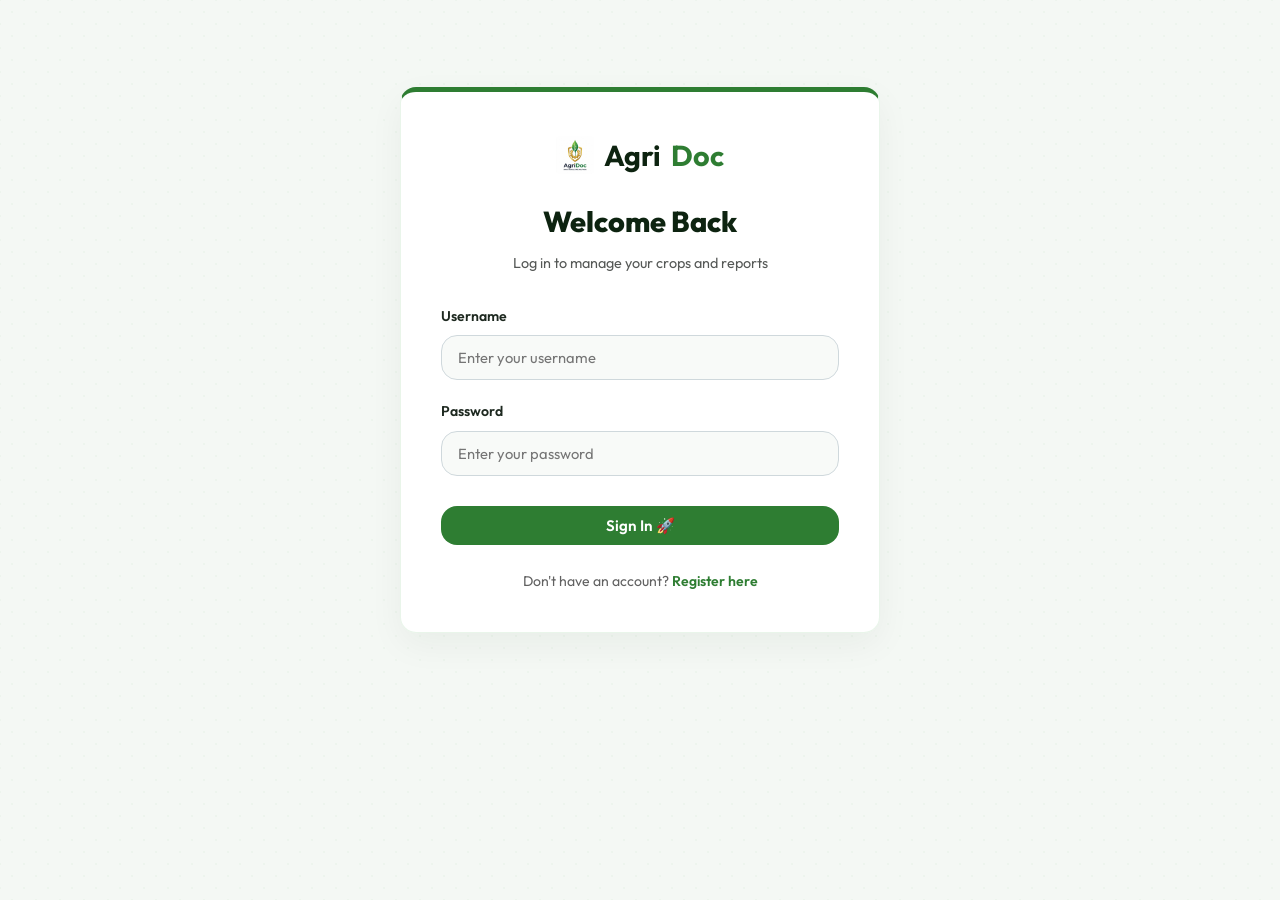
<file: frontend/index.html>
<!DOCTYPE html>
<html lang="en">
<head>
    <meta charset="UTF-8">
    <meta name="viewport" content="width=device-width, initial-scale=1.0">
    <title>AgriDoc - Crop Disease Diagnosis & Advisory</title>
    <link rel="stylesheet" href="css/style.css">
    <link rel="stylesheet" href="css/forms.css">
    <style>
        /* Special styles for landing split view */
        .landing-container {
            max-width: 1200px;
            margin: 0 auto;
            min-height: 85vh;
            display: flex;
            align-items: center;
            justify-content: space-between;
            padding: 40px 20px;
            gap: 40px;
            flex-wrap: wrap;
        }
        .landing-info {
            flex: 1;
            min-width: 320px;
            color: var(--bg-dark);
        }
        .landing-info h1 {
            font-size: 2.8rem;
            line-height: 1.2;
            margin-bottom: 20px;
            font-weight: 700;
        }
        .landing-info h1 span {
            color: var(--primary-green);
        }
        .landing-info p {
            font-size: 1.1rem;
            color: #424242;
            margin-bottom: 30px;
        }
        .landing-features {
            display: grid;
            grid-template-columns: 1fr 1fr;
            gap: 20px;
        }
        .feature-item {
            background: white;
            padding: 20px;
            border-radius: var(--border-radius);
            box-shadow: var(--card-shadow);
            border-bottom: 3px solid var(--secondary-green);
        }
        .feature-item h3 {
            font-size: 1rem;
            color: var(--primary-green);
            margin-bottom: 8px;
            display: flex;
            align-items: center;
            gap: 8px;
        }
        .feature-item p {
            font-size: 0.82rem;
            margin: 0;
            color: #616161;
        }
        .login-card-wrapper {
            flex: 1;
            min-width: 320px;
            display: flex;
            justify-content: center;
        }
        @media (max-width: 768px) {
            .landing-container {
                flex-direction: column;
                padding: 20px;
            }
            .landing-info {
                text-align: center;
            }
            .landing-features {
                grid-template-columns: 1fr;
            }
        }
    </style>
</head>
<body>

    <main class="auth-wrapper page-fade-in">
        <div class="auth-card">
            <div style="display: flex; justify-content: center; margin-bottom: 20px;">
                <a href="index.html" style="display: flex; align-items: center; gap: 10px; text-decoration: none; font-size: 1.8rem; font-weight: 700; color: var(--bg-dark);">
                    <img src="logo.png" alt="AgriDoc Logo" style="height: 38px; width: auto; border-radius: 4px;">
                    Agri<span style="color: var(--primary-green);">Doc</span>
                </a>
            </div>
            <h2>Welcome Back</h2>
            <p class="subtitle">Log in to manage your crops and reports</p>
            
            <form id="login-form">
                <div class="form-group">
                    <label for="username">Username</label>
                    <input type="text" id="username" class="form-control" placeholder="Enter your username" required autocomplete="username">
                </div>
                
                <div class="form-group">
                    <label for="password">Password</label>
                    <input type="password" id="password" class="form-control" placeholder="Enter your password" required autocomplete="current-password">
                </div>
                
                <button type="submit" class="btn btn-primary" style="width: 100%; margin-top: 10px;">
                    Sign In 🚀
                </button>
            </form>
            
            <div class="auth-footer">
                Don't have an account? <a href="pages/register.html">Register here</a>
            </div>
        </div>
    </main>

    <!-- Core APIs and authentication scripts -->
    <script src="js/api.js?v=2"></script>
    <script src="js/auth.js"></script>
    <script>
        document.getElementById('login-form').addEventListener('submit', async (e) => {
            e.preventDefault();
            
            const usernameInput = document.getElementById('username').value.trim();
            const passwordInput = document.getElementById('password').value.trim();
            
            // Client-side validation
            if (!usernameInput || !passwordInput) {
                showAlert('Username and password are required', 'danger');
                return;
            }
            
            try {
                const response = await api.login(usernameInput, passwordInput);
                if (response && response.token) {
                    showAlert(`Logged in successfully! Welcome ${response.fullName}`, 'success');
                    setTimeout(() => {
                        redirectUserToDashboard(response.role);
                    }, 800);
                }
            } catch (error) {
                showAlert(error.message, 'danger');
            }
        });
    </script>
</body>
</html>
</file>
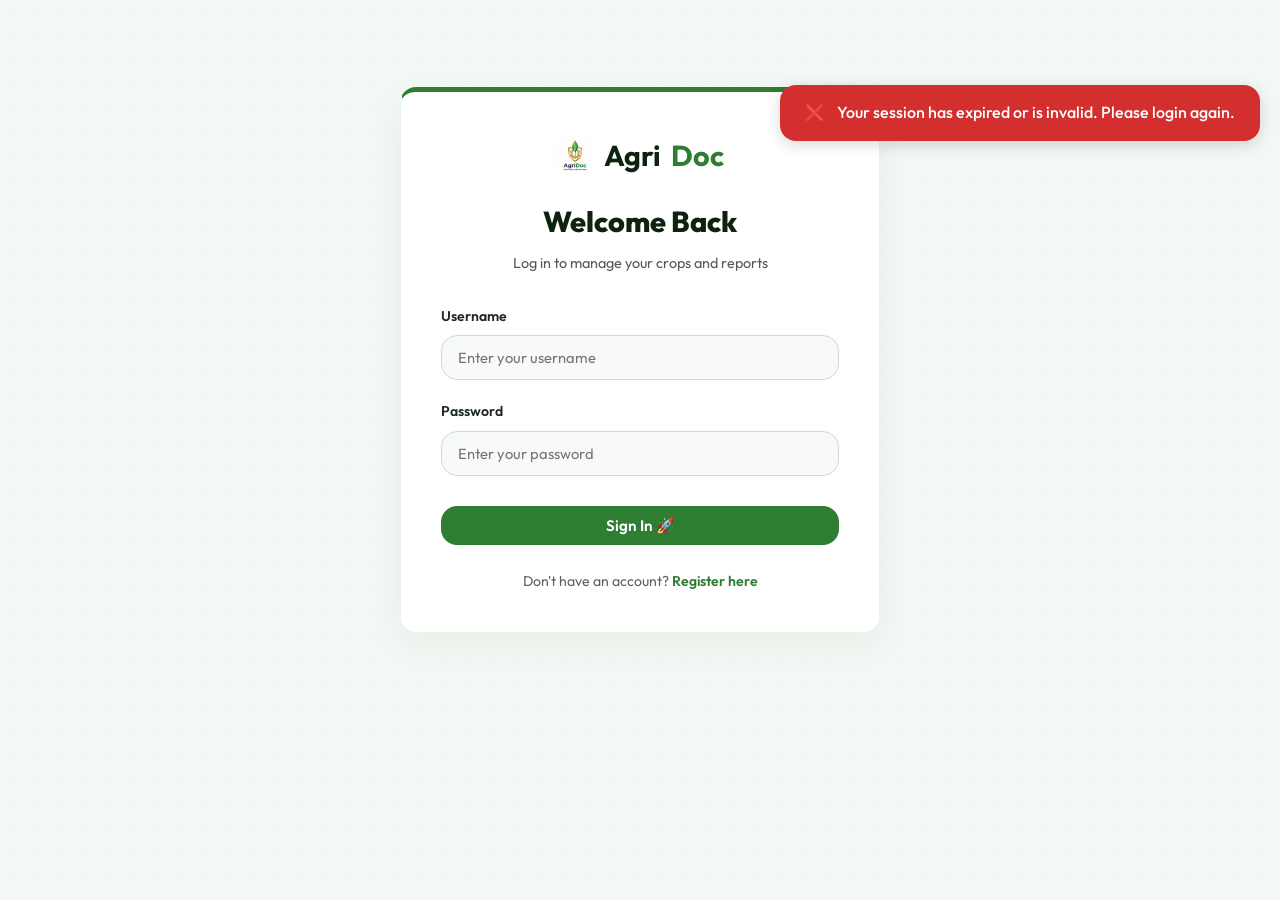
<file: frontend/pages/admin-dashboard.html>
<!DOCTYPE html>
<html lang="en">
<head>
    <meta charset="UTF-8">
    <meta name="viewport" content="width=device-width, initial-scale=1.0">
    <title>Admin Dashboard - AgriDoc</title>
    <link rel="stylesheet" href="../css/style.css">
    <link rel="stylesheet" href="../css/dashboard.css">
    <link rel="stylesheet" href="../css/forms.css">
    <style>
        .admin-main-grid {
            display: grid;
            grid-template-columns: 2fr 1fr;
            gap: 30px;
            margin-top: 30px;
            align-items: start;
        }
        .table-responsive {
            width: 100%;
            overflow-x: auto;
        }
        @media (max-width: 900px) {
            .admin-main-grid {
                grid-template-columns: 1fr;
            }
        }
    </style>
</head>
<body>

    <header>
        <nav class="navbar">
            <a href="admin-dashboard.html" class="logo" style="display: flex; align-items: center; gap: 10px; text-decoration: none;">
                <img src="../logo.png" alt="AgriDoc Logo" style="height: 34px; width: auto; border-radius: 4px;">
                Agri<span>Doc</span>
            </a>
            <ul class="nav-links">
                <li><a href="admin-dashboard.html" class="active">Admin Panel</a></li>
                <li><a href="forum.html">Community Forum</a></li>
            </ul>
        </nav>
    </header>

    <main class="container page-fade-in">
        <div style="margin-bottom: 25px;">
            <h1 style="color: var(--bg-dark); font-weight: 700;">🛡️ System Administration Console</h1>
            <p style="color: #616161;">Monitor platform statistics, trace region outbreaks, and manage member roles (Farmers, Experts, Admins).</p>
        </div>

        <!-- 4-Column Stats Grid -->
        <div class="dashboard-grid" style="grid-template-columns: repeat(auto-fit, minmax(220px, 1fr));">
            <div class="stats-card">
                <div class="stats-icon">📋</div>
                <div class="stats-info">
                    <h3>System Reports</h3>
                    <div class="value" id="admin-total-reports">0</div>
                </div>
            </div>
            
            <div class="stats-card" style="border-left-color: var(--severity-high);">
                <div class="stats-icon" style="color: var(--severity-high);">🔬</div>
                <div class="stats-info">
                    <h3>Top Outbreak</h3>
                    <div class="value" id="admin-most-reported" style="font-size: 1rem; margin-top: 8px; font-weight: 700;">Loading...</div>
                </div>
            </div>

            <div class="stats-card" style="border-left-color: var(--secondary-green);">
                <div class="stats-icon" style="color: var(--secondary-green);">✅</div>
                <div class="stats-info">
                    <h3>Resolved Cases</h3>
                    <div class="value" id="admin-total-resolved">0</div>
                </div>
            </div>

            <div class="stats-card" style="border-left-color: var(--accent-yellow);">
                <div class="stats-icon" style="color: var(--accent-yellow);">👥</div>
                <div class="stats-info">
                    <h3>Total Users</h3>
                    <div class="value" id="admin-total-users">0</div>
                </div>
            </div>
        </div>

        <!-- Extra Users Demographics Counter -->
        <div style="display: flex; gap: 15px; margin-bottom: 30px; flex-wrap: wrap;">
            <span style="font-size: 0.8rem; background: white; padding: 6px 12px; border-radius: 20px; box-shadow: var(--card-shadow); border: 1px solid #ECEFF1;">
                👨‍🌾 Farmers registered: <strong id="admin-total-farmers" style="color: var(--primary-green);">0</strong>
            </span>
            <span style="font-size: 0.8rem; background: white; padding: 6px 12px; border-radius: 20px; box-shadow: var(--card-shadow); border: 1px solid #ECEFF1;">
                🩺 Agronomists/Experts: <strong id="admin-total-experts" style="color: var(--primary-green);">0</strong>
            </span>
        </div>

        <div class="admin-main-grid">
            
            <!-- Left Side: User Directory Table (2/3 width) -->
            <section class="panel" style="margin: 0;">
                <div class="panel-header">
                    <h2><span>👥</span> User Accounts Directory</h2>
                </div>
                <div class="table-responsive">
                    <table class="user-table">
                        <thead>
                            <tr>
                                <th>ID</th>
                                <th>Username</th>
                                <th>Full Name</th>
                                <th>Email</th>
                                <th>Phone</th>
                                <th>Region</th>
                                <th>Role Settings</th>
                            </tr>
                        </thead>
                        <tbody id="users-table-body">
                            <!-- Populated dynamically by admin.js -->
                            <tr>
                                <td colspan="7" style="text-align: center; color: #757575;">Loading account index...</td>
                            </tr>
                        </tbody>
                    </table>
                </div>
            </section>

            <!-- Right Side: Regional Disease Outbreaks (1/3 width) -->
            <section class="panel" style="margin: 0;">
                <div class="panel-header">
                    <h2><span>🗺️</span> Region Outbreak Rates</h2>
                </div>
                <div id="region-stats-container">
                    <!-- Populated dynamically by admin.js -->
                    <p style="text-align: center; color: #757575;">Loading regional distributions...</p>
                </div>
            </section>

        </div>
    </main>

    <footer>
        <p>&copy; 2026 AgriDoc Platform. Built with care for agricultural sustainability.</p>
    </footer>

    <script src="../js/api.js?v=2"></script>
    <script src="../js/auth.js"></script>
    <script src="../js/admin.js"></script>
</body>
</html>
</file>
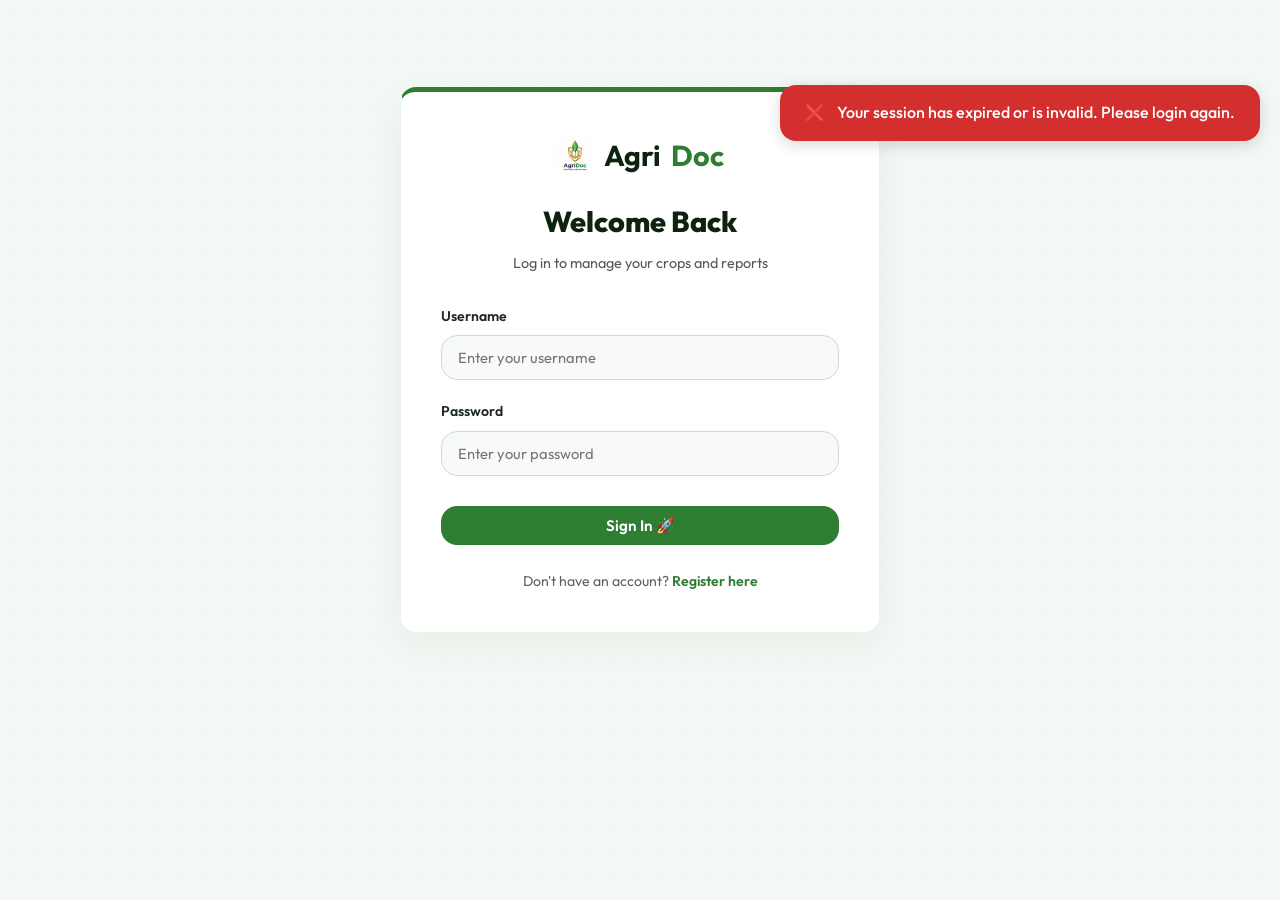
<file: frontend/pages/diagnosis-result.html>
<!DOCTYPE html>
<html lang="en">
<head>
    <meta charset="UTF-8">
    <meta name="viewport" content="width=device-width, initial-scale=1.0">
    <title>Diagnosis Result - AgriDoc</title>
    <link rel="stylesheet" href="../css/style.css">
    <link rel="stylesheet" href="../css/dashboard.css">
    <link rel="stylesheet" href="../css/forms.css">
    <style>
        .result-container {
            display: grid;
            grid-template-columns: 7fr 5fr;
            gap: 30px;
            margin-top: 20px;
        }
        .disease-detail-header {
            background-color: var(--bg-dark);
            color: white;
            padding: 30px;
            border-radius: var(--border-radius);
            margin-bottom: 25px;
            position: relative;
            overflow: hidden;
            box-shadow: var(--card-shadow);
            border: 1px solid rgba(76, 175, 80, 0.2);
        }
        .disease-detail-header::before {
            content: "🌱";
            position: absolute;
            right: -10px;
            bottom: -20px;
            font-size: 8rem;
            opacity: 0.1;
        }
        .result-photo {
            width: 100%;
            max-height: 300px;
            object-fit: cover;
            border-radius: var(--border-radius);
            border: 1px solid rgba(76, 175, 80, 0.25);
            box-shadow: var(--card-shadow);
        }
        .info-row {
            display: flex;
            margin-bottom: 12px;
            border-bottom: 1px solid #ECEFF1;
            padding-bottom: 8px;
        }
        .info-label {
            font-weight: 600;
            width: 160px;
            color: var(--bg-dark);
        }
        .info-value {
            flex: 1;
        }
        .translation-block {
            margin-top: 4px;
            font-size: 0.85rem;
            color: var(--primary-green);
            font-weight: 600;
            line-height: 1.4;
            border-left: 2px solid var(--accent-green);
            padding-left: 10px;
            margin-bottom: 10px;
        }
        .section-sub-header {
            font-size: 0.98rem;
            font-weight: 700;
            color: var(--bg-dark);
            margin-top: 15px;
            margin-bottom: 8px;
            display: flex;
            align-items: center;
            gap: 6px;
        }
        .diagnostic-card {
            margin-bottom: 20px;
            padding: 20px;
            border-radius: var(--border-radius);
        }
        @media (max-width: 1024px) {
            .result-container {
                grid-template-columns: 1fr;
            }
        }
    </style>
</head>
<body>

    <header>
        <nav class="navbar">
            <a href="farmer-dashboard.html" class="logo" style="display: flex; align-items: center; gap: 10px; text-decoration: none;">
                <img src="../logo.png" alt="AgriDoc Logo" style="height: 34px; width: auto; border-radius: 4px;">
                Agri<span>Doc</span>
            </a>
            <ul class="nav-links">
                <li><a href="farmer-dashboard.html">Dashboard</a></li>
                <li><a href="report-history.html" class="active">Report History</a></li>
                <li><a href="forum.html">Community Forum</a></li>
            </ul>
        </nav>
    </header>

    <main class="container page-fade-in">
        <div style="margin-bottom: 25px;">
            <a href="farmer-dashboard.html" style="text-decoration: none; color: var(--primary-green); font-weight: 600; display: inline-flex; align-items: center; gap: 5px; margin-bottom: 15px;">
                ⬅ Back to Dashboard
            </a>
            <h1 style="color: var(--bg-dark); font-weight: 700;">🔬 Diagnostic Findings & Pathology Solution</h1>
            <p style="color: #616161;">Review matched disease severity, root causes (எது நால நோய் வருது), recommended solutions (பண்ணினா சரியாகும்), and recovery duration (எவ்வளவு நாட்களில் சரியாகும்) in English & Tamil.</p>
            
            <!-- Language Mode Selector -->
            <div style="display: flex; align-items: center; gap: 10px; margin-top: 15px; margin-bottom: 20px;">
                <span style="font-weight: 600; font-size: 0.9rem; color: var(--bg-dark);">🌐 Display Language / மொழி தேர்வு:</span>
                <button type="button" id="lang-btn-both" class="btn active-lang-btn" onclick="setLanguageMode('both')" style="padding: 6px 14px; font-size: 0.85rem; border-radius: 20px; border: 1px solid var(--primary-green); background: var(--primary-green); color: white; cursor: pointer;">Both (English & தமிழ்)</button>
                <button type="button" id="lang-btn-en" class="btn" onclick="setLanguageMode('en')" style="padding: 6px 14px; font-size: 0.85rem; border-radius: 20px; border: 1px solid #CFD8DC; background: #ECEFF1; color: var(--text-dark); cursor: pointer;">English Only</button>
                <button type="button" id="lang-btn-ta" class="btn" onclick="setLanguageMode('ta')" style="padding: 6px 14px; font-size: 0.85rem; border-radius: 20px; border: 1px solid #CFD8DC; background: #ECEFF1; color: var(--text-dark); cursor: pointer;">தமிழ் மட்டும்</button>
            </div>
        </div>

        <div class="result-container">
            
            <!-- Left Panel: Diagnosis details -->
            <div style="display: flex; flex-direction: column;">
                
                <!-- Main Header Title -->
                <div class="disease-detail-header" id="disease-header">
                    <div style="display: flex; justify-content: space-between; align-items: flex-start; flex-wrap: wrap; gap: 10px; margin-bottom: 10px;">
                        <span class="badge" id="predicted-severity-badge">Severity: Loading...</span>
                        <span class="badge" id="predicted-confidence-badge" style="background-color: #E0F2F1; color: #00796B; border: 1px solid #B2DFDB;">Confidence: Loading...</span>
                    </div>
                    <h2 style="font-size: 2.1rem; font-weight: 800; margin-bottom: 8px; font-family: 'Outfit';" id="predicted-disease-name">Analyzing symptoms...</h2>
                    <p style="margin: 0; opacity: 0.9; font-weight: 500;" id="predicted-crop-relation">Crop: ...</p>
                </div>

                <!-- 1. Pathology Details -->
                <section class="panel diagnostic-card">
                    <div class="panel-header" style="margin-bottom: 15px; border-bottom: 1px solid rgba(76, 175, 80, 0.12); padding-bottom: 10px;">
                        <h2 style="font-size: 1.15rem; font-weight: 700; color: var(--primary-green);"><span>🧬</span> Pathology Analysis</h2>
                    </div>
                    
                    <div class="section-sub-header">Observed Symptoms / அறிகுறிகள்:</div>
                    <div id="ai-symptoms" style="margin-bottom: 15px;">...</div>

                    <div class="section-sub-header">Root Cause / மூல காரணம்:</div>
                    <div id="ai-root-cause" style="margin-bottom: 15px;">...</div>

                    <div class="section-sub-header">Expected Recovery Time / மீட்பு காலம்:</div>
                    <div id="ai-recovery-time" style="margin-bottom: 15px;">...</div>
                </section>

                <!-- 2. Treatment & Actions -->
                <section class="panel diagnostic-card">
                    <div class="panel-header" style="margin-bottom: 15px; border-bottom: 1px solid rgba(76, 175, 80, 0.12); padding-bottom: 10px;">
                        <h2 style="font-size: 1.15rem; font-weight: 700; color: var(--primary-green);"><span>🩹</span> Treatment & Action Plan</h2>
                    </div>

                    <div class="section-sub-header">Immediate Actions / உடனடி நடவடிக்கைகள்:</div>
                    <div id="ai-immediate-actions" style="margin-bottom: 15px;">...</div>

                    <div class="section-sub-header">Recommended Treatment / பரிந்துரைக்கப்பட்ட சிகிச்சை:</div>
                    <div id="ai-recommended-treatment" style="margin-bottom: 15px;">...</div>

                    <div class="section-sub-header">Prevention Methods / தடுப்பு முறைகள்:</div>
                    <div id="ai-prevention-methods" style="margin-bottom: 15px;">...</div>
                </section>

                <!-- 3. Agronomy & Extra Advice -->
                <section class="panel diagnostic-card">
                    <div class="panel-header" style="margin-bottom: 15px; border-bottom: 1px solid rgba(76, 175, 80, 0.12); padding-bottom: 10px;">
                        <h2 style="font-size: 1.15rem; font-weight: 700; color: var(--primary-green);"><span>🌾</span> Agronomy & Advisory</h2>
                    </div>

                    <div class="section-sub-header">Fertilizer Suggestions / உர பரிந்துரைகள்:</div>
                    <div id="ai-fertilizers" style="margin-bottom: 15px;">...</div>

                    <div class="section-sub-header">Irrigation Advice / நீர் பாசன ஆலோசனை:</div>
                    <div id="ai-irrigation" style="margin-bottom: 15px;">...</div>

                    <div class="section-sub-header">Weather Impact / வானிலை தாக்கம்:</div>
                    <div id="ai-weather-impact" style="margin-bottom: 15px;">...</div>

                    <div class="section-sub-header">Expert Recommendations / நிபுணர் பரிந்துரைகள்:</div>
                    <div id="ai-expert-recommendations" style="margin-bottom: 15px;">...</div>
                </section>

                <!-- Submission Summary -->
                <section class="panel diagnostic-card">
                    <div class="panel-header" style="margin-bottom: 15px; border-bottom: 1px solid rgba(76, 175, 80, 0.12); padding-bottom: 10px;">
                        <h2 style="font-size: 1.15rem; font-weight: 700; color: var(--primary-green);"><span>📝</span> Submission Summary</h2>
                    </div>
                    <div class="info-row">
                        <div class="info-label">Farmer Profile</div>
                        <div class="info-value" id="summary-farmer">Loading...</div>
                    </div>
                    <div class="info-row">
                        <div class="info-label">Submitted Region</div>
                        <div class="info-value" id="summary-region">Loading...</div>
                    </div>
                    <div class="info-row">
                        <div class="info-label">Symptoms Submitted</div>
                        <div class="info-value" id="summary-symptoms">Loading...</div>
                    </div>
                    <div class="info-row" style="border: none;">
                        <div class="info-label">Status</div>
                        <div class="info-value"><span class="badge badge-status-diagnosed" id="summary-status">DIAGNOSED</span></div>
                    </div>
                </section>

            </div>

            <!-- Right Panel: Image Display & Ask Expert Form -->
            <div>
                <!-- Crop Photo Uploaded -->
                <section class="panel" style="text-align: center; margin-bottom: 25px; padding: 25px;">
                    <div class="panel-header" style="margin-bottom: 15px;">
                        <h2><span>📸</span> Submission Photograph</h2>
                    </div>
                    <img class="result-photo" id="result-photo-display" src="data:image/svg+xml;utf8,<svg xmlns='http://www.w3.org/2000/svg' viewBox='0 0 100 100'><rect width='100' height='100' rx='10' fill='%23F1F8E9'/><text x='50%25' y='65%25' font-size='40' text-anchor='middle'>🍂</text></svg>" alt="No image submitted" onerror="handleImageError(this, 'leaf')">
                    <p class="hint" id="photo-hint" style="margin-top: 12px; font-size: 0.78rem; color: #757575;">No photo submitted with report.</p>
                </section>

                <!-- Ask Expert Consultation -->
                <section class="panel" id="ask-expert-panel" style="padding: 25px;">
                    <div class="panel-header" style="margin-bottom: 15px;">
                        <h2><span>🩺</span> Consult Agronomist</h2>
                    </div>
                    <p style="font-size: 0.82rem; color: #616161; margin-bottom: 15px;">If you want to verify this diagnosis or get localized advice, submit a question to our expert agronomists:</p>
                    
                    <form id="consultation-form">
                        <div class="form-group" style="margin-bottom: 15px;">
                            <label for="consult-question" style="font-weight: 600; font-size: 0.85rem; display: block; margin-bottom: 5px;">Your Question</label>
                            <textarea id="consult-question" class="form-control" placeholder="Explain your problem here (e.g. My crop leaves are wilting rapidly in the morning. Is this related to Late Blight?)" required style="width: 100%; min-height: 100px; padding: 10px; border-radius: 8px; border: 1px solid #CFD8DC; font-family: inherit; font-size: 0.9rem; resize: vertical; outline: none;"></textarea>
                        </div>
                        <button type="submit" class="btn btn-primary" style="width: 100%;">
                            Submit Question to Expert ✉️
                        </button>
                    </form>
                </section>

                <!-- Consultation Answer Panel if already exists -->
                <section class="panel" id="consultation-ticket-panel" style="display: none; padding: 25px;">
                    <div class="panel-header" style="margin-bottom: 15px;">
                        <h2><span>🩺</span> Consultation Status</h2>
                    </div>
                    <div id="consultation-ticket-content">
                        <!-- Loaded dynamically -->
                    </div>
                </section>

            </div>

        </div>
    </main>

    <footer>
        <p>&copy; 2026 AgriDoc Platform. Built with care for agricultural sustainability.</p>
    </footer>

    <script src="../js/api.js?v=2"></script>
    <script src="../js/auth.js"></script>
    <script>
        let reportId = null;

        document.addEventListener('DOMContentLoaded', async () => {
            const urlParams = new URLSearchParams(window.location.search);
            reportId = urlParams.get('reportId');

            if (!reportId) {
                showAlert('Report ID is missing', 'danger');
                setTimeout(() => window.location.href = 'farmer-dashboard.html', 1500);
                return;
            }

            try {
                // Fetch Report details
                const report = await api.getReportById(reportId);
                renderReportDetails(report);

                // Fetch farmer consultations to see if there is an existing ticket for this report
                const consultations = await api.getFarmerConsultations();
                const matchedTicket = consultations.find(c => c.reportId == reportId);
                
                if (matchedTicket) {
                    renderConsultationTicket(matchedTicket);
                }

            } catch (err) {
                console.error('Failed to load report result page:', err);
            }
        });

        let currentLanguageMode = 'both';

        function setLanguageMode(mode) {
            currentLanguageMode = mode;
            ['both', 'en', 'ta'].forEach(m => {
                const btn = document.getElementById(`lang-btn-${m}`);
                if (btn) {
                    if (m === mode) {
                        btn.style.background = 'var(--primary-green)';
                        btn.style.color = 'white';
                        btn.style.borderColor = 'var(--primary-green)';
                    } else {
                        btn.style.background = '#ECEFF1';
                        btn.style.color = 'var(--text-dark)';
                        btn.style.borderColor = '#CFD8DC';
                    }
                }
            });
            if (window.currentReportObj) {
                renderReportDetails(window.currentReportObj);
            }
        }
        window.setLanguageMode = setLanguageMode;

        function formatBilingualText(text) {
            if (!text || !text.trim()) {
                return '<p style="color: #757575; font-style: italic; font-size: 0.9rem;">Information recorded / விவரங்கள் பதிவு செய்யப்பட்டுள்ளன</p>';
            }
            const lines = text.split('\n');
            let html = '';
            for (let line of lines) {
                const trimmed = line.trim();
                if (!trimmed) continue;
                const hasTamilChar = /[\u0B80-\u0BFF]/.test(trimmed);
                if (hasTamilChar) {
                    if (currentLanguageMode !== 'en') {
                        html += `<div class="translation-block" style="margin-top: 6px; font-size: 0.92rem; color: #1B5E20; font-weight: 600; line-height: 1.5; border-left: 3px solid #4CAF50; padding-left: 10px; margin-bottom: 8px; background: #F1F8E9; padding-top: 4px; padding-bottom: 4px; border-radius: 0 6px 6px 0;">${trimmed}</div>`;
                    }
                } else {
                    if (currentLanguageMode !== 'ta') {
                        html += `<p style="margin: 0 0 6px 0; color: #2C3E50; font-size: 0.95rem; line-height: 1.5; font-weight: 500;">${trimmed}</p>`;
                    }
                }
            }
            if (!html.trim()) {
                return `<p style="margin: 0; color: #2C3E50; font-size: 0.92rem; line-height: 1.5; font-weight: 500;">${text}</p>`;
            }
            return html;
        }

        function renderReportDetails(report) {
            window.currentReportObj = report;
            // Null-check fields
            const diseaseName = report.predictedDiseaseName || 'Unknown / Undiagnosed Condition';
            const severity = report.severityLevel || 'LOW';
            const confidence = report.confidenceScore || 'N/A';

            // Severity styling
            const severityBadge = document.getElementById('predicted-severity-badge');
            severityBadge.className = `badge badge-severity-${severity.toLowerCase()}`;
            severityBadge.textContent = `Severity: ${severity}`;

            // Confidence display
            document.getElementById('predicted-confidence-badge').textContent = `Confidence: ${confidence}`;

            // Image displaying
            const photoDisplay = document.getElementById('result-photo-display');
            const photoHint = document.getElementById('photo-hint');
            if (report.imagePath) {
                photoDisplay.src = report.imagePath.startsWith('data:') ? report.imagePath : `http://localhost:8080/${report.imagePath}`;
                photoHint.textContent = report.imagePath.startsWith('data:') ? 'Uploaded Photo' : `Uploaded File: ${report.imagePath.substring(report.imagePath.lastIndexOf('/') + 1)}`;
            } else {
                photoDisplay.src = "data:image/svg+xml;utf8,<svg xmlns='http://www.w3.org/2000/svg' viewBox='0 0 100 100'><rect width='100' height='100' rx='10' fill='%23F1F8E9'/><text x='50%25' y='65%25' font-size='40' text-anchor='middle'>🍂</text></svg>";
                photoHint.textContent = 'No photo uploaded with this report.';
            }

            const TAMIL_CROP_MAP = {
                'apple': 'ஆப்பிள்', 'banana': 'வாழை', 'chilli': 'மிளகாய்', 'coconut': 'தேங்காய்',
                'coffee': 'காபி', 'corn': 'சோளம்', 'cotton': 'பருத்தி', 'ginger': 'இஞ்சி',
                'grapes': 'திராட்சை', 'groundnut': 'நிலக்கடலை', 'mango': 'மாம்பழம்', 'onion': 'வெங்காயம்',
                'papaya': 'பப்பாளி', 'potato': 'உருளைக்கிழங்கு', 'rice': 'நெல் / அரிசி', 'soybeans': 'சோயா பீன்ஸ்',
                'sugarcane': 'கரும்பு', 'tomato': 'தக்காளி', 'turmeric': 'மஞ்சள்', 'wheat': 'கோதுமை',
                'brinjal': 'கத்தரிக்காய்', 'bitter gourd': 'பாகற்காய்', 'bottle gourd': 'சுரைக்காய்',
                'cardamom': 'ஏலக்காய்', 'cassava': 'மரவள்ளி', 'cauliflower': 'காலிஃப்ளவர்',
                'drumstick': 'முருங்கை', 'garlic': 'பூண்டு', 'guava': 'கொய்யா', "lady's finger": 'வெண்டைக்காய்',
                'lemon': 'எலுமிச்சை', 'pineapple': 'அன்னாசி', 'pomegranate': 'மாதுளை', 'sesame': 'எள்',
                'watermelon': 'தர்பூசணி'
            };

            function formatBilingualCropName(rawName) {
                if (!rawName) return '';
                const parts = rawName.split(' (');
                const eng = parts[0].trim();
                const key = eng.toLowerCase();
                if (TAMIL_CROP_MAP[key]) return `${eng} (${TAMIL_CROP_MAP[key]})`;
                if (parts[1] && !parts[1].includes('?')) return rawName;
                return eng;
            }

            const cleanCropName = formatBilingualCropName(report.cropName);

            // Mappings
            document.getElementById('predicted-disease-name').textContent = diseaseName;
            document.getElementById('predicted-crop-relation').innerHTML = `Crop: <strong>${cleanCropName}</strong>`;
            
            // Format dynamic bilingual AI results
            document.getElementById('ai-symptoms').innerHTML = formatBilingualText(report.symptoms);
            document.getElementById('ai-root-cause').innerHTML = formatBilingualText(report.rootCause);
            document.getElementById('ai-recovery-time').innerHTML = formatBilingualText(report.expectedRecoveryTime);
            
            document.getElementById('ai-immediate-actions').innerHTML = formatBilingualText(report.immediateActions);
            document.getElementById('ai-recommended-treatment').innerHTML = formatBilingualText(report.recommendedTreatment);
            document.getElementById('ai-prevention-methods').innerHTML = formatBilingualText(report.preventionMethods);

            document.getElementById('ai-fertilizers').innerHTML = formatBilingualText(report.fertilizerSuggestions);
            document.getElementById('ai-irrigation').innerHTML = formatBilingualText(report.irrigationAdvice);
            document.getElementById('ai-weather-impact').innerHTML = formatBilingualText(report.weatherImpact);
            document.getElementById('ai-expert-recommendations').innerHTML = formatBilingualText(report.additionalExpertRecommendations);

            document.getElementById('summary-farmer').textContent = report.farmerName || 'N/A';
            document.getElementById('summary-region').textContent = report.farmerRegion || 'N/A';
            document.getElementById('summary-symptoms').textContent = report.symptomsSubmitted || 'N/A';
            
            const statusEl = document.getElementById('summary-status');
            statusEl.textContent = report.status;
            statusEl.className = `badge badge-status-${report.status.toLowerCase().replace('_', '-')}`;
        }

        function renderConsultationTicket(ticket) {
            document.getElementById('ask-expert-panel').style.display = 'none';
            
            const ticketPanel = document.getElementById('consultation-ticket-panel');
            const ticketContent = document.getElementById('consultation-ticket-content');
            
            ticketPanel.style.display = 'block';

            const statusClass = ticket.status === 'PENDING' ? 'badge-status-pending' : 'badge-status-resolved';
            const ticketDate = new Date(ticket.createdAt).toLocaleDateString('en-US', {
                month: 'short', day: 'numeric', year: 'numeric'
            });

            let responseMarkup = '';
            if (ticket.status === 'ANSWERED' && ticket.expertResponse) {
                const replyDate = new Date(ticket.repliedAt).toLocaleDateString('en-US', {
                    month: 'short', day: 'numeric', year: 'numeric'
                });
                responseMarkup = `
                    <div class="ticket-response" style="margin-top: 15px;">
                        <div class="expert-tag">🩺 Expert Advice (Replied on ${replyDate}):</div>
                        <p style="margin: 0; color: #37474F; font-size: 0.88rem;">${ticket.expertResponse}</p>
                    </div>
                `;
            } else {
                responseMarkup = `
                    <div style="background: #FFF9C4; padding: 12px; border-radius: 8px; font-size: 0.82rem; color: #F57F17; margin-top: 15px; border-left: 4px solid var(--accent-yellow); font-weight: 500;">
                        ⏳ Awaiting review by agronomist...
                    </div>
                `;
            }

            ticketContent.innerHTML = `
                <div style="font-size: 0.85rem; color: #757575; display: flex; justify-content: space-between; align-items: center; margin-bottom: 10px;">
                    <span>Ticket Date: ${ticketDate}</span>
                    <span class="badge ${statusClass}">${ticket.status}</span>
                </div>
                <div style="font-size: 0.88rem; background: #FAFAFA; padding: 12px; border-radius: 8px; border: 1px solid #ECEFF1;">
                    <strong style="color: var(--bg-dark);">Your Question:</strong> "${ticket.question}"
                </div>
                ${responseMarkup}
            `;
        }

        // Consult form submit
        document.getElementById('consultation-form').addEventListener('submit', async (e) => {
            e.preventDefault();

            const questionText = document.getElementById('consult-question').value.trim();

            if (!questionText) {
                showAlert('Question cannot be empty', 'warning');
                return;
            }

            try {
                const response = await api.createConsultation(reportId, questionText);
                if (response && response.id) {
                    showAlert('Consultation request filed successfully!', 'success');
                    
                    // Re-fetch consultations to update view
                    const consultations = await api.getFarmerConsultations();
                    const matchedTicket = consultations.find(c => c.reportId == reportId);
                    if (matchedTicket) {
                        renderConsultationTicket(matchedTicket);
                    }
                    
                    // Update status in Summary
                    const statusEl = document.getElementById('summary-status');
                    statusEl.textContent = 'UNDER_REVIEW';
                    statusEl.className = 'badge badge-status-review';
                }
            } catch (err) {
                // api.js handles error banners
            }
        });
    </script>
</body>
</html>
</file>
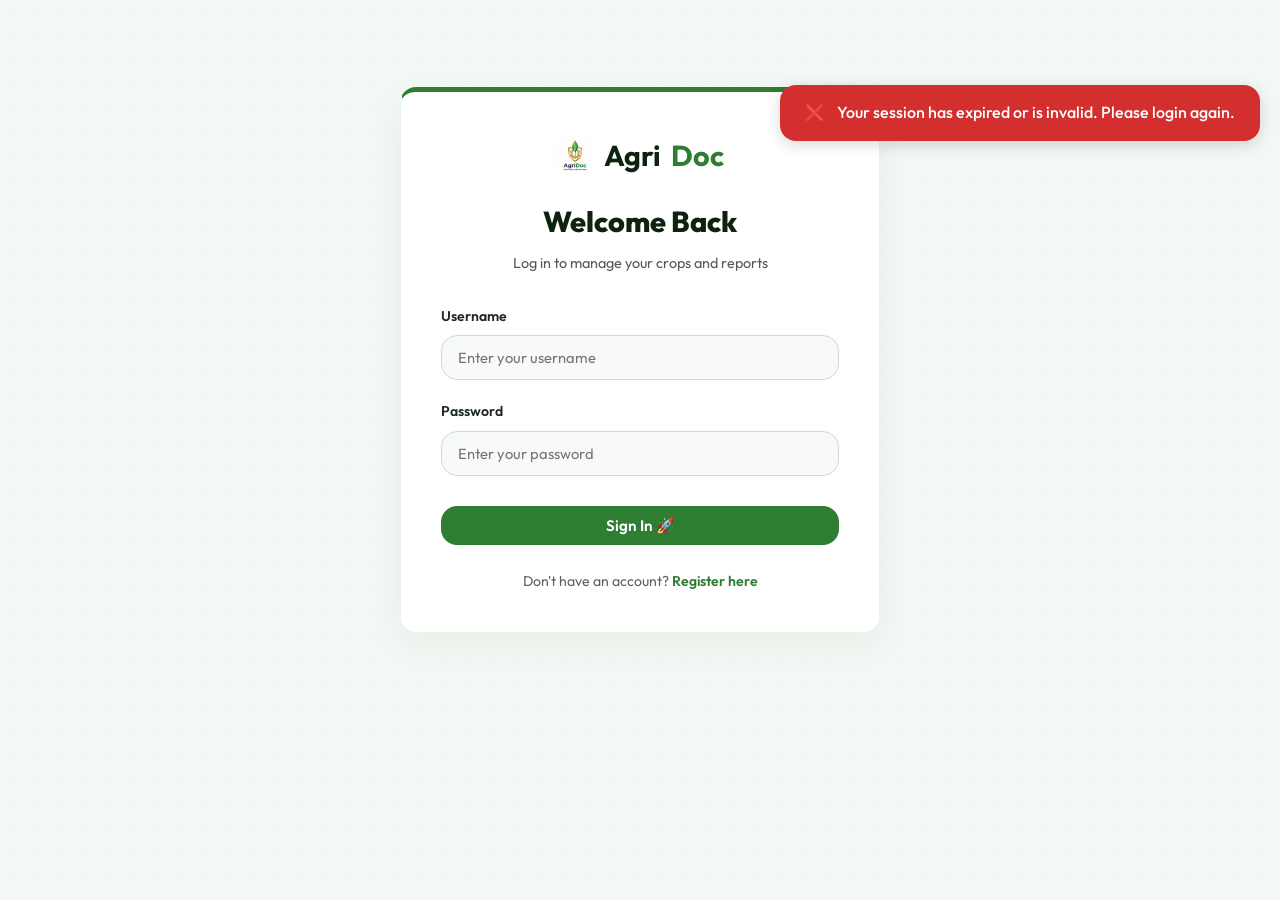
<file: frontend/pages/expert-dashboard.html>
<!DOCTYPE html>
<html lang="en">
<head>
    <meta charset="UTF-8">
    <meta name="viewport" content="width=device-width, initial-scale=1.0">
    <title>Expert Dashboard - AgriDoc</title>
    <link rel="stylesheet" href="../css/style.css">
    <link rel="stylesheet" href="../css/dashboard.css">
    <link rel="stylesheet" href="../css/forms.css">
    <style>
        .expert-layout {
            display: grid;
            grid-template-columns: 4fr 5fr;
            gap: 30px;
            margin-top: 25px;
            align-items: start;
        }
        .pending-list {
            max-height: 70vh;
            overflow-y: auto;
            padding-right: 5px;
        }
        .ticket-item-row {
            background: white;
            border: 1px solid #ECEFF1;
            padding: 15px 20px;
            border-radius: var(--border-radius);
            cursor: pointer;
            margin-bottom: 12px;
            transition: all var(--transition-speed);
            position: relative;
        }
        .ticket-item-row:hover {
            border-color: var(--primary-green);
            transform: translateX(4px);
            box-shadow: var(--card-shadow);
        }
        .ticket-item-row.active {
            border-color: var(--primary-green);
            border-left: 5px solid var(--primary-green);
            background-color: rgba(46, 125, 50, 0.03);
        }
        .ticket-item-row h4 {
            font-size: 0.95rem;
            color: var(--bg-dark);
            font-weight: 600;
        }
        .ticket-item-row p {
            font-size: 0.8rem;
            color: #757575;
            margin: 4px 0 0 0;
            white-space: nowrap;
            overflow: hidden;
            text-overflow: ellipsis;
        }
        .ticket-workspace {
            position: sticky;
            top: 100px;
        }
        .workspace-placeholder {
            text-align: center;
            padding: 60px 40px;
            border: 2px dashed #CFD8DC;
            background: white;
            border-radius: var(--border-radius);
            color: #757575;
        }
        .workspace-details-photo {
            width: 100%;
            max-height: 220px;
            object-fit: cover;
            border-radius: var(--border-radius);
            margin: 10px 0;
            border: 1px solid #CFD8DC;
        }
        @media (max-width: 900px) {
            .expert-layout {
                grid-template-columns: 1fr;
            }
            .ticket-workspace {
                position: static;
            }
        }
    </style>
</head>
<body>

    <header>
        <nav class="navbar">
            <a href="expert-dashboard.html" class="logo" style="display: flex; align-items: center; gap: 10px; text-decoration: none;">
                <img src="../logo.png" alt="AgriDoc Logo" style="height: 34px; width: auto; border-radius: 4px;">
                Agri<span>Doc</span>
            </a>
            <ul class="nav-links">
                <li><a href="expert-dashboard.html" class="active">Expert Panel</a></li>
                <li><a href="forum.html">Community Forum</a></li>
            </ul>
        </nav>
    </header>

    <main class="container page-fade-in">
        <div style="margin-bottom: 25px;">
            <h1 style="color: var(--bg-dark); font-weight: 700;">🩺 Expert Advisory Workspace</h1>
            <p style="color: #616161;">Review pending farmer consultation tickets, inspect matched symptoms/images, and write agronomist advice.</p>
        </div>

        <div class="expert-layout">
            
            <!-- Left Side: List of Pending Consultation Tickets -->
            <div>
                <section class="panel" style="margin: 0;">
                    <div class="panel-header">
                        <h2><span>📥</span> Open Tickets (<span id="ticket-count">0</span>)</h2>
                    </div>
                    <div class="pending-list" id="tickets-feed-container">
                        <!-- Loaded dynamically -->
                        <p style="text-align: center; color: #757575;">Loading advisory tickets...</p>
                    </div>
                </section>
            </div>

            <!-- Right Side: Ticket Viewer & Advice Creator -->
            <div class="ticket-workspace">
                <div class="workspace-placeholder" id="workspace-empty-view">
                    <span style="font-size: 3rem;">📥</span>
                    <h3 style="margin-top: 15px; font-weight: 600; color: var(--bg-dark);">No Ticket Selected</h3>
                    <p style="font-size: 0.88rem; max-width: 280px; margin: 8px auto 0 auto;">Select an active consultation ticket from the left panel to inspect details and provide recommendations.</p>
                </div>

                <section class="panel" id="workspace-active-view" style="display: none; margin: 0;">
                    <div class="panel-header">
                        <h2><span>🔬</span> Inspect Consultation</h2>
                        <span class="badge badge-status-pending">PENDING</span>
                    </div>

                    <!-- Details Box -->
                    <div style="margin-bottom: 20px;">
                        <h3 id="ws-ticket-title" style="color: var(--primary-green); font-size: 1.15rem; font-weight: 700; margin-bottom: 5px;">...</h3>
                        <p id="ws-ticket-meta" style="font-size: 0.8rem; color: #757575; border-bottom: 1px solid #ECEFF1; padding-bottom: 10px;"></p>
                        
                        <div style="margin-top: 15px; font-size: 0.88rem;">
                            <strong style="color: var(--bg-dark);">Symptoms Submitted:</strong>
                            <p id="ws-ticket-symptoms" style="margin: 3px 0 10px 0; background: #FAFAFA; padding: 6px 12px; border-radius: 6px; border: 1px solid #ECEFF1; font-family: monospace;"></p>
                        </div>

                        <div style="font-size: 0.88rem;">
                            <strong style="color: var(--bg-dark);">Auto-Matcher Prediction:</strong>
                            <p id="ws-ticket-prediction" style="margin: 3px 0 10px 0; font-weight: 500;"></p>
                        </div>

                        <div style="font-size: 0.88rem;">
                            <strong style="color: var(--bg-dark);">Farmer Question:</strong>
                            <blockquote id="ws-ticket-question" style="margin: 5px 0 15px 0; padding-left: 15px; border-left: 3px solid var(--secondary-green); font-style: italic; color: #37474F;"></blockquote>
                        </div>
                    </div>

                    <!-- Crop Photo Display -->
                    <div style="text-align: center; margin-bottom: 20px;" id="ws-photo-box">
                        <strong style="display: block; text-align: left; font-size: 0.88rem; color: var(--bg-dark); margin-bottom: 5px;">Uploaded Photo:</strong>
                        <img class="workspace-details-photo" id="ws-photo" src="" alt="Farmer Crop Photo" onerror="this.style.display='none'">
                    </div>

                    <!-- Response Form -->
                    <form id="expert-response-form" style="border-top: 1px solid #ECEFF1; padding-top: 20px;">
                        <div class="form-group">
                            <label for="response-text" style="font-size: 0.95rem; color: var(--bg-dark);">Write Professional Agronomy Advice</label>
                            <p style="font-size: 0.78rem; color: #757575; margin-bottom: 10px;">Provide recommended chemical controls, cultural practices, or validation of the disease prediction:</p>
                            <textarea id="response-text" class="form-control" placeholder="Enter your response, dosage instructions, or steps to take..." style="min-height: 120px;" required></textarea>
                        </div>
                        
                        <div style="display: flex; gap: 10px; justify-content: flex-end;">
                            <button type="button" class="btn btn-secondary" style="background: none; border: 1px solid #CFD8DC; color: #555;" onclick="deselectTicket()">
                                Close
                            </button>
                            <button type="submit" class="btn btn-primary">
                                Send Advisory Response ✉️
                            </button>
                        </div>
                    </form>
                </section>
            </div>

        </div>
    </main>

    <footer>
        <p>&copy; 2026 AgriDoc Platform. Built with care for agricultural sustainability.</p>
    </footer>

    <script src="../js/api.js?v=2"></script>
    <script src="../js/auth.js"></script>
    <script>
        let pendingTickets = [];
        let selectedTicket = null;

        document.addEventListener('DOMContentLoaded', async () => {
            loadTickets();
        });

        async function loadTickets() {
            try {
                const tickets = await api.getExpertPendingConsultations();
                pendingTickets = tickets;
                
                document.getElementById('ticket-count').textContent = tickets.length;
                renderTicketsFeed(tickets);
            } catch (err) {
                console.error('Failed to load expert tickets:', err);
            }
        }

        const TAMIL_MAP = {
            'apple': 'ஆப்பிள்', 'banana': 'வாழை', 'chilli': 'மிளகாய்', 'coconut': 'தேங்காய்',
            'coffee': 'காபி', 'corn': 'சோளம்', 'cotton': 'பருத்தி', 'ginger': 'இஞ்சி',
            'grapes': 'திராட்சை', 'groundnut': 'நிலக்கடலை', 'mango': 'மாம்பழம்', 'onion': 'வெங்காயம்',
            'papaya': 'பப்பாளி', 'potato': 'உருளைக்கிழங்கு', 'rice': 'நெல் / அரிசி', 'soybeans': 'சோயா பீன்ஸ்',
            'sugarcane': 'கரும்பு', 'tomato': 'தக்காளி', 'turmeric': 'மஞ்சள்', 'wheat': 'கோதுமை',
            'brinjal': 'கத்தரிக்காய்', 'bitter gourd': 'பாகற்காய்', 'bottle gourd': 'சுரைக்காய்',
            'cardamom': 'ஏலக்காய்', 'cassava': 'மரவள்ளி', 'cauliflower': 'காலிஃப்ளவர்',
            'drumstick': 'முருங்கை', 'garlic': 'பூண்டு', 'guava': 'கொய்யா', "lady's finger": 'வெண்டைக்காய்',
            'lemon': 'எலுமிச்சை', 'pineapple': 'அன்னாசி', 'pomegranate': 'மாதுளை', 'sesame': 'எள்',
            'watermelon': 'தர்பூசணி'
        };

        function formatBilingualCropName(rawName) {
            if (!rawName) return '';
            const parts = rawName.split(' (');
            const eng = parts[0].trim();
            const key = eng.toLowerCase();
            if (TAMIL_MAP[key]) return `${eng} (${TAMIL_MAP[key]})`;
            if (parts[1] && !parts[1].includes('?')) return rawName;
            return eng;
        }

        function renderTicketsFeed(tickets) {
            const container = document.getElementById('tickets-feed-container');
            if (!container) return;

            if (!tickets || tickets.length === 0) {
                container.innerHTML = `<p style="color: #757575; font-size: 0.9rem; text-align: center; padding: 20px;">No pending farmer tickets.</p>`;
                return;
            }

            container.innerHTML = tickets.map(ticket => {
                const isSelected = selectedTicket && selectedTicket.id === ticket.id;
                const formattedDate = new Date(ticket.createdAt).toLocaleDateString('en-US', {
                    month: 'short', day: 'numeric'
                });

                const displayCrop = formatBilingualCropName(ticket.report && ticket.report.crop ? ticket.report.crop.name : '');

                return `
                    <div class="ticket-item-row ${isSelected ? 'active' : ''}" onclick="selectTicket(${ticket.id})">
                        <div style="display: flex; justify-content: space-between; align-items: center;">
                            <h4>Ticket #${ticket.id} - ${displayCrop}</h4>
                            <span style="font-size: 0.72rem; color: #9E9E9E;">${formattedDate}</span>
                        </div>
                        <p>👤 Farmer: ${ticket.farmer.fullName} (${ticket.farmer.region})</p>
                        <p style="font-style: italic; color: #455A64;">💬 "${ticket.question}"</p>
                    </div>
                `;
            }).join('');
        }

        function selectTicket(id) {
            const ticket = pendingTickets.find(t => t.id === id);
            if (!ticket) return;

            selectedTicket = ticket;
            
            // Re-render feed to apply active selection classes
            renderTicketsFeed(pendingTickets);

            // Toggle panels
            document.getElementById('workspace-empty-view').style.display = 'none';
            const activeView = document.getElementById('workspace-active-view');
            activeView.style.display = 'block';

            const wsCropName = formatBilingualCropName(ticket.report.crop ? ticket.report.crop.name : '');
            document.getElementById('ws-ticket-title').textContent = `${wsCropName} - Ticket #${ticket.id}`;
            document.getElementById('ws-ticket-meta').innerHTML = `
                👤 Farmer: <strong>${ticket.farmer.fullName}</strong> | Region: <strong>${ticket.farmer.region}</strong> | Phone: <strong>${ticket.farmer.phone}</strong>
            `;

            document.getElementById('ws-ticket-symptoms').textContent = ticket.report.symptomsSubmitted;

            const predName = ticket.report.predictedDiseaseName || 'Unknown / Undiagnosed Condition';
            const predSeverity = ticket.report.severityLevel || 'LOW';
            document.getElementById('ws-ticket-prediction').innerHTML = `
                <span class="badge badge-severity-${predSeverity.toLowerCase()}">${predSeverity}</span> <strong>${predName}</strong>
            `;

            document.getElementById('ws-ticket-question').textContent = `"${ticket.question}"`;

            // Photo rendering
            const photoImg = document.getElementById('ws-photo');
            const photoBox = document.getElementById('ws-photo-box');
            if (ticket.report.imagePath) {
                photoBox.style.display = 'block';
                photoImg.src = ticket.report.imagePath.startsWith('data:') ? ticket.report.imagePath : `http://localhost:8080/${ticket.report.imagePath}`;
                photoImg.style.display = 'block';
            } else {
                photoBox.style.display = 'none';
                photoImg.src = '';
            }

            // Clear textarea
            document.getElementById('response-text').value = '';
        }

        function deselectTicket() {
            selectedTicket = null;
            document.getElementById('workspace-active-view').style.display = 'none';
            document.getElementById('workspace-empty-view').style.display = 'block';
            renderTicketsFeed(pendingTickets);
        }

        // Handle Response submission
        document.getElementById('expert-response-form').addEventListener('submit', async (e) => {
            e.preventDefault();

            if (!selectedTicket) return;

            const responseText = document.getElementById('response-text').value.trim();

            if (!responseText) {
                showAlert('Please write a valid response', 'warning');
                return;
            }

            try {
                const response = await api.respondToConsultation(selectedTicket.id, responseText);
                if (response) {
                    showAlert('Response submitted successfully. Ticket resolved!', 'success');
                    selectedTicket = null;
                    
                    // Reset viewer panels
                    deselectTicket();
                    
                    // Reload tickets list
                    loadTickets();
                }
            } catch (err) {
                // api.js handles alerting
            }
        });
    </script>
</body>
</html>
</file>
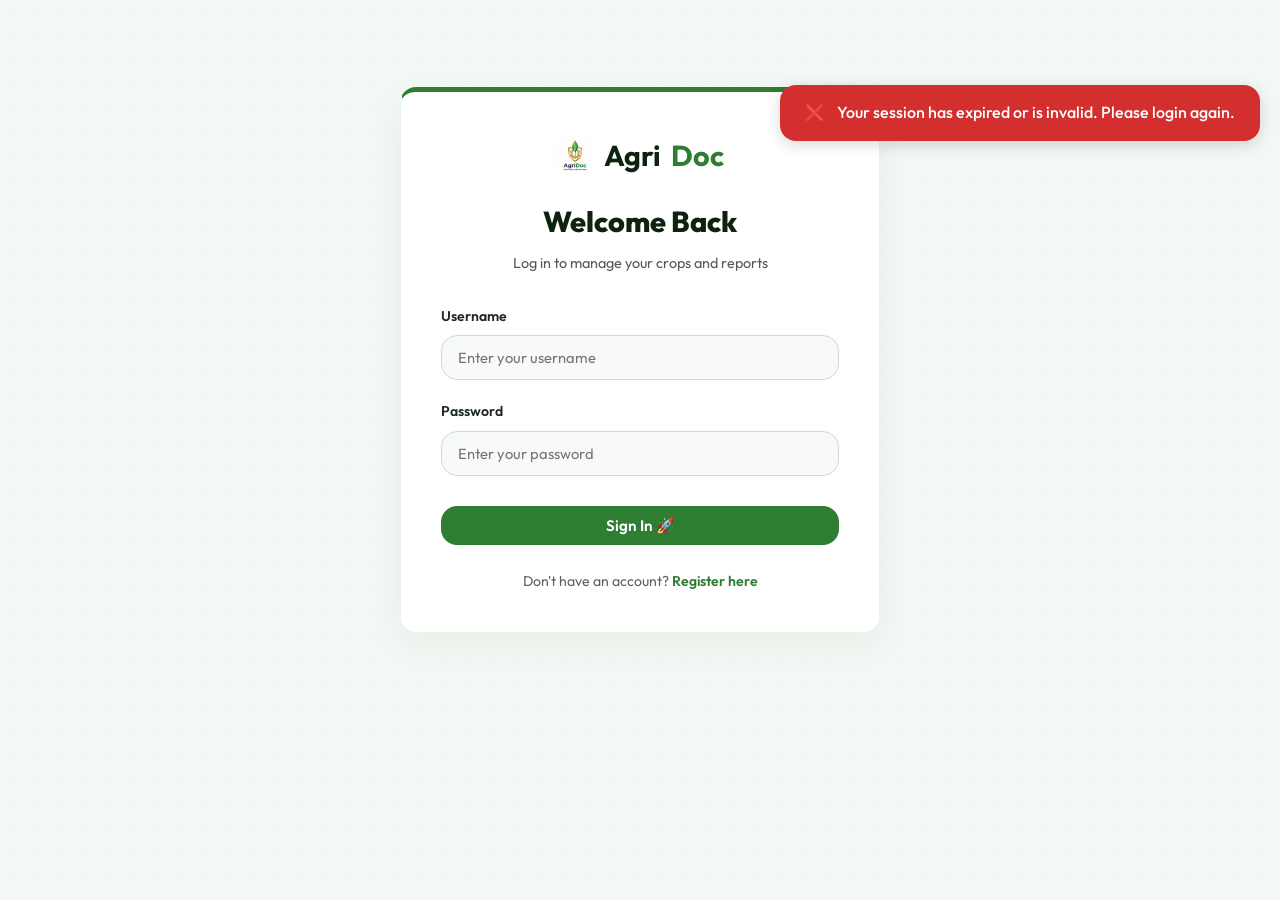
<file: frontend/pages/farmer-dashboard.html>
<!DOCTYPE html>
<html lang="en">
<head>
    <meta charset="UTF-8">
    <meta name="viewport" content="width=device-width, initial-scale=1.0">
    <title>Farmer Dashboard - AgriDoc</title>
    <link rel="stylesheet" href="../css/style.css">
    <link rel="stylesheet" href="../css/dashboard.css">
</head>
<body>

    <header>
        <nav class="navbar">
            <a href="farmer-dashboard.html" class="logo" style="display: flex; align-items: center; gap: 10px; text-decoration: none;">
                <img src="../logo.png" alt="AgriDoc Logo" style="height: 34px; width: auto; border-radius: 4px;">
                Agri<span>Doc</span>
            </a>
            <ul class="nav-links">
                <li><a href="farmer-dashboard.html" class="active">Dashboard</a></li>
                <li><a href="report-history.html">Report History</a></li>
                <li><a href="forum.html">Community Forum</a></li>
            </ul>
        </nav>
    </header>

    <main class="container page-fade-in">
        <div style="margin-bottom: 30px;">
            <h1 style="color: var(--bg-dark); font-weight: 700;">Farmer Dashboard</h1>
            <p style="color: #616161;">Diagnose new crop issues, view past reports, and read replies from agronomists.</p>
        </div>

        <!-- Quick Summary Statistics -->
        <div class="dashboard-grid">
            <div class="stats-card">
                <div class="stats-icon">📋</div>
                <div class="stats-info">
                    <h3>Total Diagnoses</h3>
                    <div class="value" id="stats-total-reports">0</div>
                </div>
            </div>
            <div class="stats-card" style="border-left-color: var(--secondary-green);">
                <div class="stats-icon" style="color: var(--secondary-green);">✅</div>
                <div class="stats-info">
                    <h3>Resolved Cases</h3>
                    <div class="value" id="stats-resolved-cases">0</div>
                </div>
            </div>
            <div class="stats-card" style="border-left-color: var(--accent-yellow);">
                <div class="stats-icon" style="color: var(--accent-yellow);">⏳</div>
                <div class="stats-info">
                    <h3>Pending Expert Tickets</h3>
                    <div class="value" id="stats-pending-consultations">0</div>
                </div>
            </div>
        </div>

        <!-- Start New Diagnosis Section -->
        <section class="panel">
            <div class="panel-header">
                <h2><span>🔍</span> Start New Diagnosis</h2>
                <span style="font-size: 0.8rem; color: #757575;">Choose a crop below to analyze</span>
            </div>
            <input type="text" id="crop-search-input" class="crop-search-box" placeholder="Search crops... (e.g. Rice, தக்காளி, Mango)">
            <div class="crop-grid" id="crop-selection-grid">
                <!-- Crops are dynamically populated here -->
                <p class="hint">Loading crops list...</p>
            </div>
        </section>

        <!-- Main Dashboard Split (History & Advisories) -->
        <div style="display: grid; grid-template-columns: 2fr 1fr; gap: 30px; flex-wrap: wrap; margin-top: 30px;" class="split-layout">
            
            <!-- Left Side: Recent Diagnoses History -->
            <section class="panel" style="margin: 0;">
                <div class="panel-header">
                    <h2><span>📜</span> Recent Diagnoses</h2>
                    <a href="report-history.html" class="btn btn-secondary" style="padding: 5px 12px; font-size: 0.8rem;">
                        View All History
                    </a>
                </div>
                <div class="history-list" id="recent-history-list">
                    <!-- Recent report history rendered here -->
                    <p style="font-size: 0.9rem; color: #757575; text-align: center;">Loading diagnosis history...</p>
                </div>
            </section>

            <!-- Right Side: Recent Expert Consultations -->
            <section class="panel" style="margin: 0;">
                <div class="panel-header">
                    <h2><span>🩺</span> Expert Advisories</h2>
                </div>
                <div class="card-list" id="consultations-tickets-list">
                    <!-- Consultation tickets list loaded here -->
                    <p style="font-size: 0.9rem; color: #757575; text-align: center;">Loading consultations...</p>
                </div>
            </section>
            
        </div>
    </main>

    <footer>
        <p>&copy; 2026 AgriDoc Platform. Built with care for agricultural sustainability.</p>
    </footer>

    <script src="../js/api.js?v=2"></script>
    <script src="../js/auth.js"></script>
    <script src="../js/dashboard.js"></script>
</body>
</html>
</file>
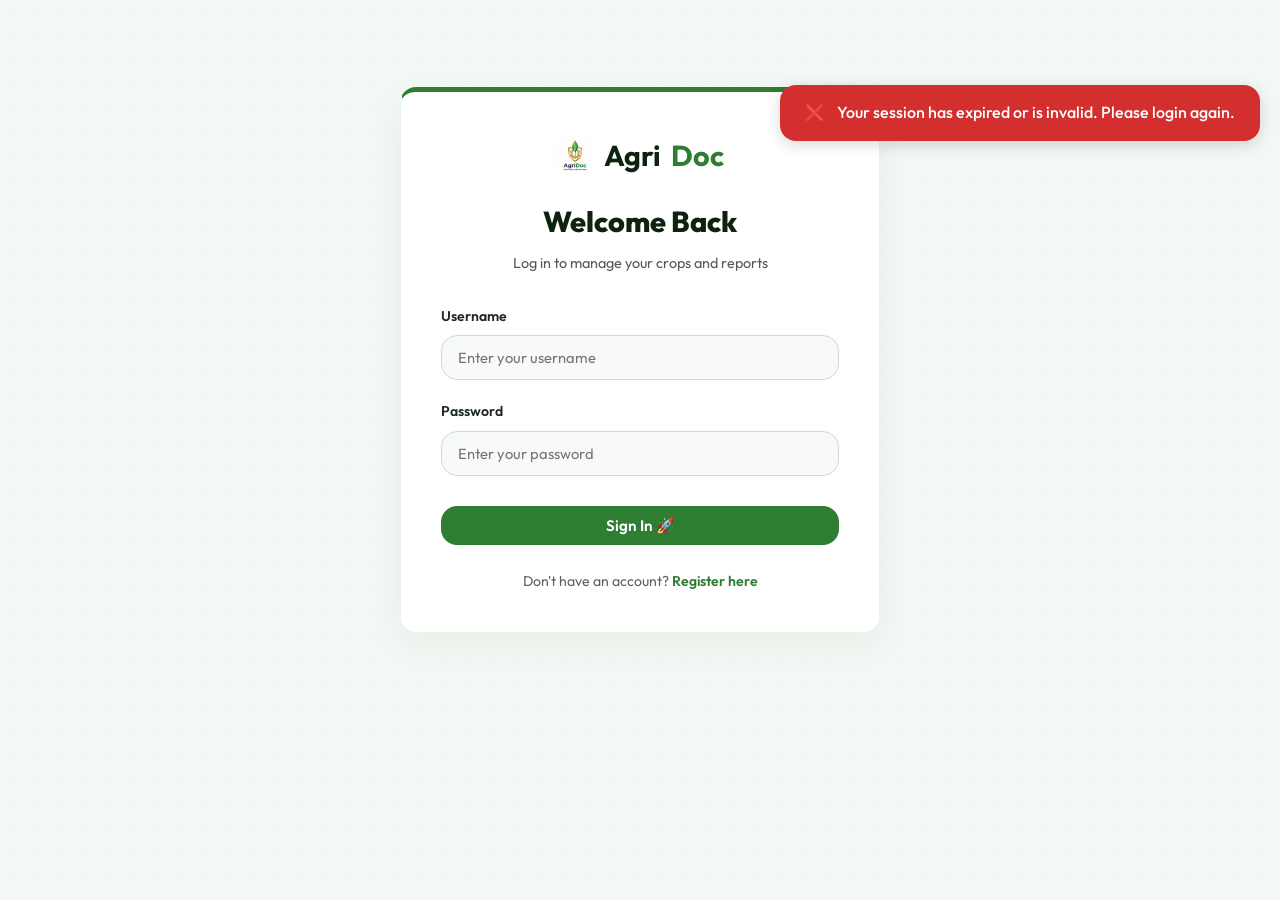
<file: frontend/pages/forum.html>
<!DOCTYPE html>
<html lang="en">
<head>
    <meta charset="UTF-8">
    <meta name="viewport" content="width=device-width, initial-scale=1.0">
    <title>Community Forum - AgriDoc</title>
    <link rel="stylesheet" href="../css/style.css">
    <link rel="stylesheet" href="../css/dashboard.css">
    <link rel="stylesheet" href="../css/forms.css">
    <style>
        .forum-layout {
            display: grid;
            grid-template-columns: 2fr 1fr;
            gap: 30px;
            align-items: start;
        }
        @media (max-width: 900px) {
            .forum-layout {
                grid-template-columns: 1fr;
            }
        }
    </style>
</head>
<body>

    <header>
        <nav class="navbar">
            <a href="#" id="navbar-logo" class="logo" style="display: flex; align-items: center; gap: 10px; text-decoration: none;">
                <img src="../logo.png" alt="AgriDoc Logo" style="height: 34px; width: auto; border-radius: 4px;">
                Agri<span>Doc</span>
            </a>
            <ul class="nav-links" id="navbar-links-container">
                <!-- Dynamically populated based on active user role -->
            </ul>
        </nav>
    </header>

    <main class="container page-fade-in">
        <div style="margin-bottom: 25px;">
            <h1 style="color: var(--bg-dark); font-weight: 700;">💬 Community Discussion Forum</h1>
            <p style="color: #616161;">Discuss crop management techniques, share warnings on local outbreaks, and ask general farming questions.</p>
        </div>

        <div class="forum-layout">
            
            <!-- Left Side: Discussion Feed -->
            <div id="forum-feed-container">
                <p style="text-align: center; color: #757575;">Loading community posts...</p>
            </div>

            <!-- Right Side: Write new thread -->
            <div>
                <section class="panel" style="position: sticky; top: 100px; margin: 0;">
                    <div class="panel-header">
                        <h2><span>📝</span> Publish New Topic</h2>
                    </div>
                    <form id="new-thread-form">
                        <div class="form-group">
                            <label for="thread-title">Topic Title</label>
                            <input type="text" id="thread-title" class="form-control" placeholder="Summarize your topic (e.g. Potato Early Blight alert)" required>
                        </div>
                        <div class="form-group">
                            <label for="thread-content">Description / Question</label>
                            <textarea id="thread-content" class="form-control" placeholder="Write the details of your inquiry or share your experience with the community..." style="min-height: 150px;" required></textarea>
                        </div>
                        <button type="submit" class="btn btn-primary" style="width: 100%; margin-top: 10px;">
                            Post to Forum 🚀
                        </button>
                    </form>
                </section>
            </div>

        </div>
    </main>

    <footer>
        <p>&copy; 2026 AgriDoc Platform. Built with care for agricultural sustainability.</p>
    </footer>

    <script src="../js/api.js?v=2"></script>
    <script src="../js/auth.js"></script>
    <script>
        // Setup navbar links dynamically based on user role BEFORE forum.js runs
        const userProfile = api.getCurrentUser();
        if (userProfile) {
            const logoEl = document.getElementById('navbar-logo');
            const linksContainer = document.getElementById('navbar-links-container');
            
            let linksHtml = '';
            if (userProfile.role === 'ADMIN') {
                logoEl.href = 'admin-dashboard.html';
                linksHtml = `
                    <li><a href="admin-dashboard.html">Admin Panel</a></li>
                    <li><a href="forum.html" class="active">Community Forum</a></li>
                `;
            } else if (userProfile.role === 'EXPERT') {
                logoEl.href = 'expert-dashboard.html';
                linksHtml = `
                    <li><a href="expert-dashboard.html">Expert Panel</a></li>
                    <li><a href="forum.html" class="active">Community Forum</a></li>
                `;
            } else {
                logoEl.href = 'farmer-dashboard.html';
                linksHtml = `
                    <li><a href="farmer-dashboard.html">Dashboard</a></li>
                    <li><a href="report-history.html">Report History</a></li>
                    <li><a href="forum.html" class="active">Community Forum</a></li>
                `;
            }
            linksContainer.innerHTML = linksHtml;
        }
    </script>
    <script src="../js/forum.js"></script>
</body>
</html>
</file>
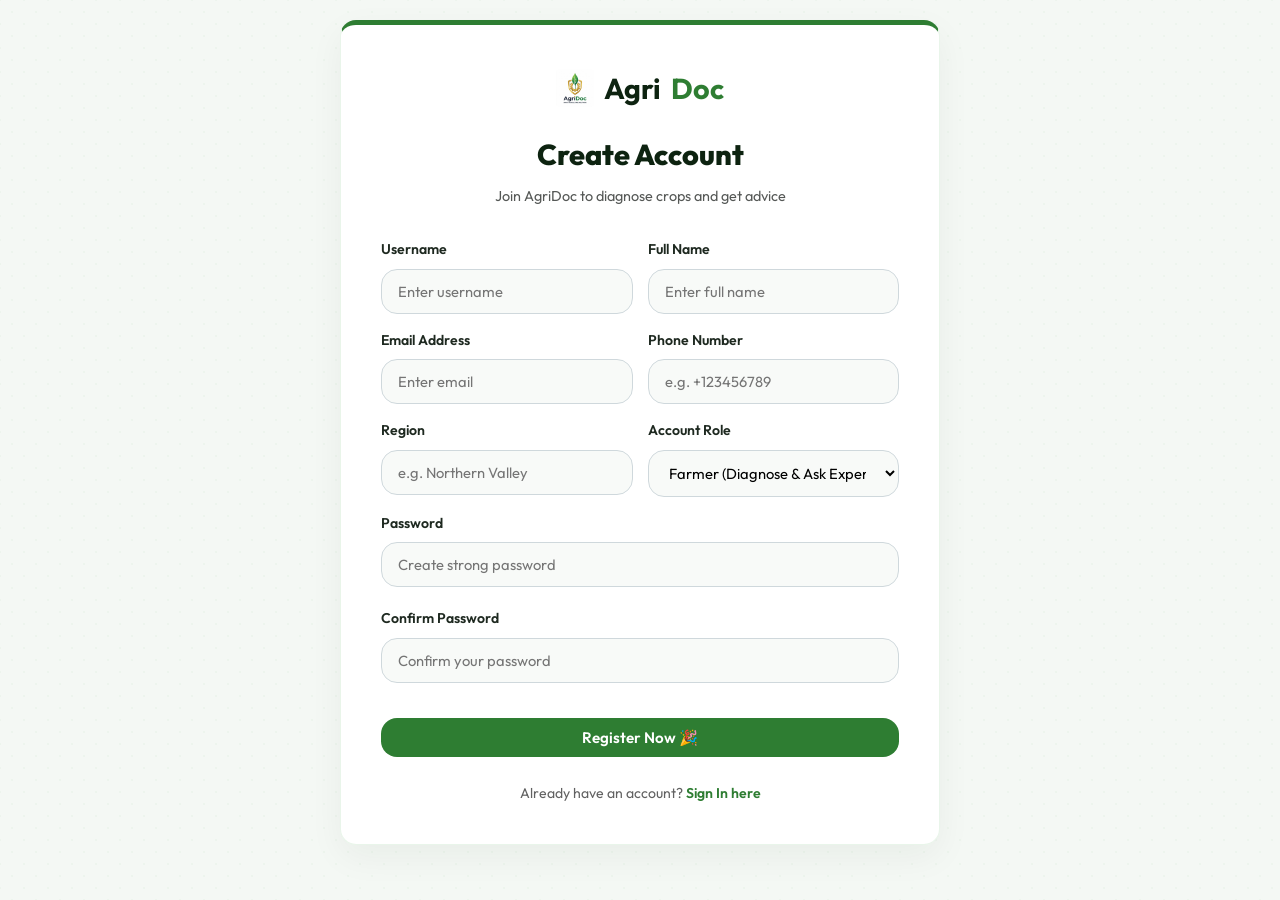
<file: frontend/pages/register.html>
<!DOCTYPE html>
<html lang="en">
<head>
    <meta charset="UTF-8">
    <meta name="viewport" content="width=device-width, initial-scale=1.0">
    <title>Register - AgriDoc</title>
    <link rel="stylesheet" href="../css/style.css">
    <link rel="stylesheet" href="../css/forms.css">
</head>
<body>
    <main class="auth-wrapper page-fade-in">
        <div class="auth-card" style="max-width: 600px;">
            <div style="display: flex; justify-content: center; margin-bottom: 20px;">
                <a href="../index.html" style="display: flex; align-items: center; gap: 10px; text-decoration: none; font-size: 1.8rem; font-weight: 700; color: var(--bg-dark);">
                    <img src="../logo.png" alt="AgriDoc Logo" style="height: 38px; width: auto; border-radius: 4px;">
                    Agri<span style="color: var(--primary-green);">Doc</span>
                </a>
            </div>
            <h2>Create Account</h2>
            <p class="subtitle">Join AgriDoc to diagnose crops and get advice</p>
            
            <form id="register-form">
                <div style="display: grid; grid-template-columns: 1fr 1fr; gap: 15px; margin-bottom: 15px;">
                    <div class="form-group" style="margin: 0;">
                        <label for="username">Username</label>
                        <input type="text" id="username" class="form-control" placeholder="Enter username" required autocomplete="username">
                    </div>
                    
                    <div class="form-group" style="margin: 0;">
                        <label for="fullName">Full Name</label>
                        <input type="text" id="fullName" class="form-control" placeholder="Enter full name" required autocomplete="name">
                    </div>
                </div>

                <div style="display: grid; grid-template-columns: 1fr 1fr; gap: 15px; margin-bottom: 15px;">
                    <div class="form-group" style="margin: 0;">
                        <label for="email">Email Address</label>
                        <input type="email" id="email" class="form-control" placeholder="Enter email" required autocomplete="email">
                    </div>
                    
                    <div class="form-group" style="margin: 0;">
                        <label for="phone">Phone Number</label>
                        <input type="tel" id="phone" class="form-control" placeholder="e.g. +123456789" required autocomplete="tel">
                    </div>
                </div>

                <div style="display: grid; grid-template-columns: 1fr 1fr; gap: 15px; margin-bottom: 15px;">
                    <div class="form-group" style="margin: 0;">
                        <label for="region">Region</label>
                        <input type="text" id="region" class="form-control" placeholder="e.g. Northern Valley" required>
                    </div>
                    
                    <div class="form-group" style="margin: 0;">
                        <label for="role">Account Role</label>
                        <select id="role" class="form-control" required>
                            <option value="FARMER">Farmer (Diagnose & Ask Experts)</option>
                            <option value="EXPERT">Expert Advisor (Review Reports & Consult)</option>
                        </select>
                    </div>
                </div>

                <div class="form-group">
                    <label for="password">Password</label>
                    <input type="password" id="password" class="form-control" placeholder="Create strong password" required autocomplete="new-password">
                </div>

                <div class="form-group">
                    <label for="confirmPassword">Confirm Password</label>
                    <input type="password" id="confirmPassword" class="form-control" placeholder="Confirm your password" required autocomplete="new-password">
                </div>
                
                <button type="submit" class="btn btn-primary" style="width: 100%; margin-top: 15px;">
                    Register Now 🎉
                </button>
            </form>
            
            <div class="auth-footer">
                Already have an account? <a href="../index.html">Sign In here</a>
            </div>
        </div>
    </main>

    <script src="../js/api.js?v=2"></script>
    <script src="../js/auth.js"></script>
    <script>
        document.getElementById('register-form').addEventListener('submit', async (e) => {
            e.preventDefault();
            
            const username = document.getElementById('username').value.trim();
            const fullName = document.getElementById('fullName').value.trim();
            const email = document.getElementById('email').value.trim();
            const phone = document.getElementById('phone').value.trim();
            const region = document.getElementById('region').value.trim();
            const role = document.getElementById('role').value;
            const password = document.getElementById('password').value;
            const confirmPassword = document.getElementById('confirmPassword').value;

            // Form validations
            if (password !== confirmPassword) {
                showAlert('Passwords do not match', 'danger');
                return;
            }

            if (password.length < 6) {
                showAlert('Password must be at least 6 characters long', 'danger');
                return;
            }

            try {
                const response = await api.register(fullName, username, email, password, phone, region, role);
                if (response) {
                    showAlert('Account created successfully! Redirecting to login...', 'success');
                    setTimeout(() => {
                        window.location.href = '../index.html';
                    }, 1500);
                }
            } catch (err) {
                showAlert(err.message, 'danger');
            }
        });
    </script>
</body>
</html>
</file>
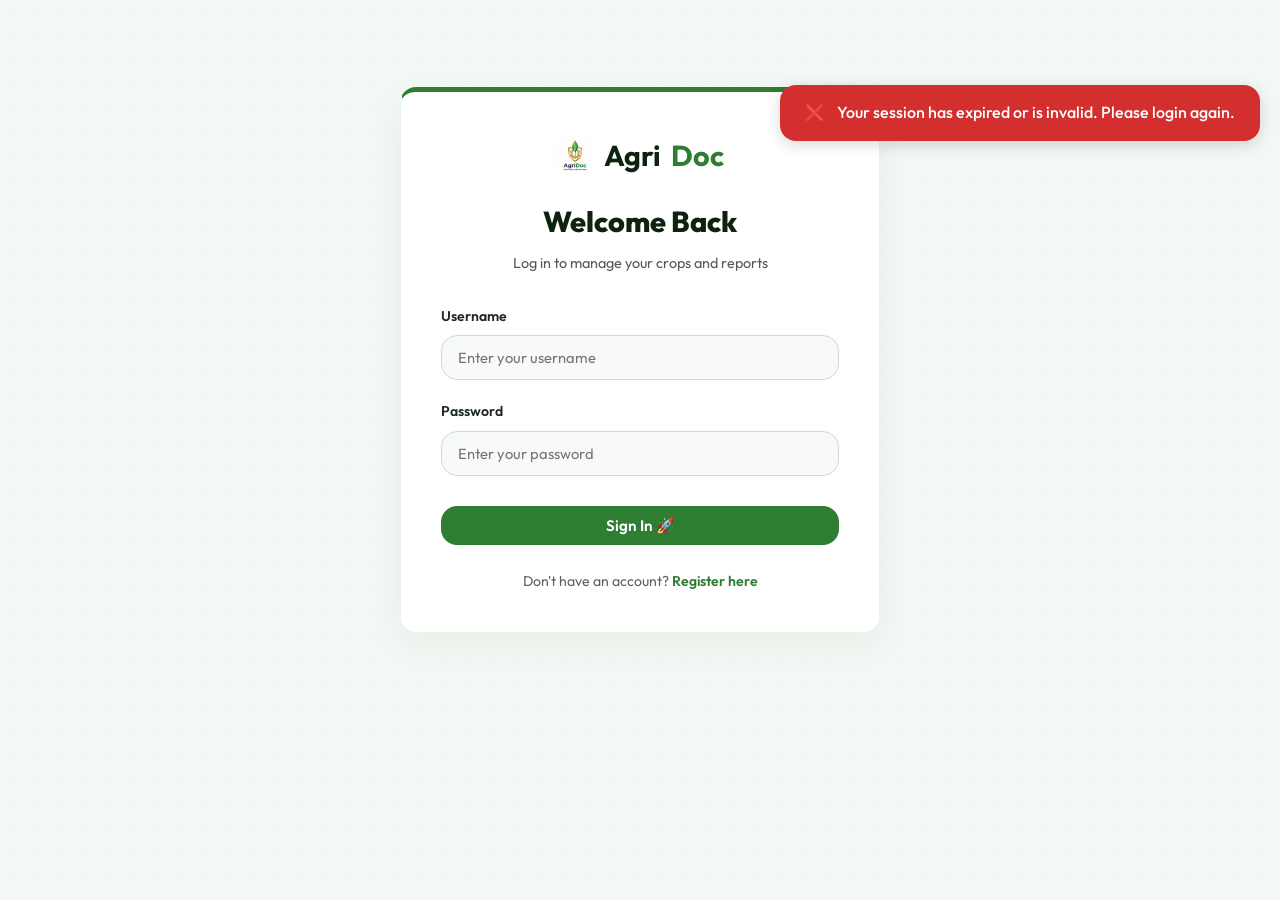
<file: frontend/pages/report-disease.html>
<!DOCTYPE html>
<html lang="en">
<head>
    <meta charset="UTF-8">
    <meta name="viewport" content="width=device-width, initial-scale=1.0">
    <title>Report Crop Disease - AgriDoc</title>
    <link rel="stylesheet" href="../css/style.css">
    <link rel="stylesheet" href="../css/dashboard.css">
    <link rel="stylesheet" href="../css/forms.css">
</head>
<body>

    <header>
        <nav class="navbar">
            <a href="farmer-dashboard.html" class="logo" style="display: flex; align-items: center; gap: 10px; text-decoration: none;">
                <img src="../logo.png" alt="AgriDoc Logo" style="height: 34px; width: auto; border-radius: 4px;">
                Agri<span>Doc</span>
            </a>
            <ul class="nav-links">
                <li><a href="farmer-dashboard.html">Dashboard</a></li>
                <li><a href="report-history.html" class="active">Report History</a></li>
                <li><a href="forum.html">Community Forum</a></li>
            </ul>
        </nav>
    </header>

    <main class="container page-fade-in">
        <div style="margin-bottom: 25px;">
            <a href="farmer-dashboard.html" style="text-decoration: none; color: var(--primary-green); font-weight: 600; display: inline-flex; align-items: center; gap: 5px; margin-bottom: 15px;">
                ⬅ Back to Dashboard
            </a>
            <h1 id="diagnose-page-title" style="color: var(--bg-dark); font-weight: 700;">🧬 Diagnose: Loading Crop...</h1>
            <p style="color: #616161;">Upload or capture a photo of your crop to analyze the condition.</p>
        </div>

        <div style="max-width: 800px; margin: 0 auto;">
            <form id="disease-report-form" class="panel">
                
                <!-- Crop Information Card (Header info) -->
                <div style="background: var(--bg-light); padding: 15px 20px; border-radius: var(--border-radius); margin-bottom: 25px; border-left: 4px solid var(--primary-green);">
                    <h3 style="color: var(--bg-dark); font-size: 1rem; margin-bottom: 4px;">Selected Crop: <span id="diagnose-crop-name" style="font-weight: 700;">...</span></h3>
                    <p id="diagnose-crop-desc" style="font-size: 0.82rem; color: #555; margin: 0;"></p>
                </div>

                <!-- Image Upload or Live Camera Section -->
                <div class="form-group">
                    <label style="font-size: 1.05rem; font-weight: 600; color: var(--bg-dark);">Upload or Capture Disease Photo</label>
                    <p style="font-size: 0.8rem; color: #757575; margin-bottom: 15px;">Include a clear, close-up photograph of the infected area to assist experts:</p>
                    
                    <div style="display: flex; gap: 10px; margin-bottom: 15px;">
                        <button type="button" id="tab-upload-btn" class="btn" style="background-color: var(--primary-green); color: white; flex: 1;">📁 Upload File</button>
                        <button type="button" id="tab-camera-btn" class="btn" style="background-color: #ECEFF1; color: var(--text-dark); flex: 1;">📷 Live Camera</button>
                    </div>

                    <!-- Upload Area -->
                    <div id="upload-tab-content">
                        <div class="upload-drag-area" id="upload-drop-region">
                            <div class="upload-icon">📸</div>
                            <p><strong>Drag & Drop your crop image here</strong> or <span style="color: var(--primary-green); text-decoration: underline; font-weight: 600; cursor: pointer;">Browse Files</span></p>
                            <span class="hint">Supports: PNG, JPG, JPEG (Max Size: 10 MB)</span>
                            <input type="file" id="file-input" accept="image/*" aria-label="Upload crop image" title="Upload crop image">
                        </div>
                    </div>

                    <!-- Camera Area -->
                    <div id="camera-tab-content" style="display: none; border: 2px dashed rgba(76, 175, 80, 0.3); border-radius: 12px; padding: 20px; text-align: center; background: #FAFAFA;">
                        <div style="position: relative; max-width: 480px; margin: 0 auto; border-radius: 8px; overflow: hidden; background: #000; box-shadow: 0 4px 10px rgba(0,0,0,0.1);">
                            <video id="camera-video" autoplay playsinline style="width: 100%; display: block; height: 320px; object-fit: cover;"></video>
                            <canvas id="camera-canvas" style="display: none;"></canvas>
                        </div>
                        <div style="margin-top: 15px; display: flex; justify-content: center; gap: 10px;">
                            <button type="button" id="camera-start-btn" class="btn" style="background-color: var(--primary-green); color: white;">Start Camera</button>
                            <button type="button" id="camera-capture-btn" class="btn" style="background-color: var(--accent-yellow); color: var(--text-dark);" disabled>Take Photo 📸</button>
                            <button type="button" id="camera-stop-btn" class="btn" style="background-color: var(--severity-high); color: white;" disabled>Stop Camera</button>
                        </div>
                    </div>

                    <!-- Selected File Thumbnail Preview -->
                    <div id="upload-preview-container" style="margin-top: 15px;"></div>
                </div>

                <!-- Action buttons -->
                <div style="display: flex; justify-content: flex-end; gap: 15px; margin-top: 30px; border-top: 1px solid #ECEFF1; padding-top: 20px;">
                    <a href="farmer-dashboard.html" class="btn btn-danger" style="background-color: transparent; border: 1px solid var(--severity-high); color: var(--severity-high);">
                        Cancel
                    </a>
                    <button type="submit" class="btn btn-primary">
                        Analyze Crop Condition 🔬
                    </button>
                </div>

            </form>
        </div>
    </main>

    <footer>
        <p>&copy; 2026 AgriDoc Platform. Built with care for agricultural sustainability.</p>
    </footer>

    <script src="../js/api.js?v=2"></script>
    <script src="../js/auth.js"></script>
    <script src="../js/report.js"></script>
</body>
</html>
</file>
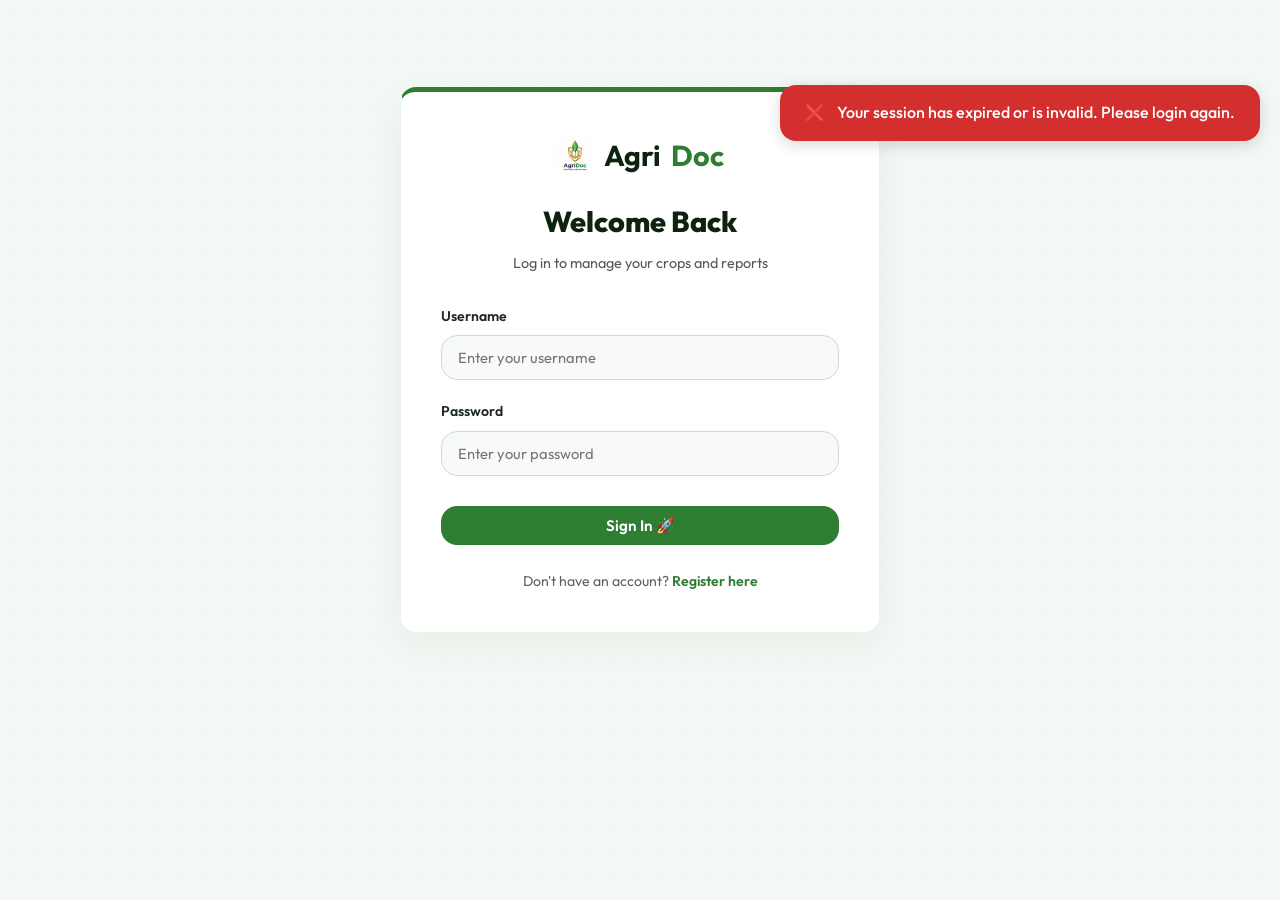
<file: frontend/pages/report-history.html>
<!DOCTYPE html>
<html lang="en">
<head>
    <meta charset="UTF-8">
    <meta name="viewport" content="width=device-width, initial-scale=1.0">
    <title>Report History - AgriDoc</title>
    <link rel="stylesheet" href="../css/style.css">
    <link rel="stylesheet" href="../css/dashboard.css">
    <link rel="stylesheet" href="../css/forms.css">
    <style>
        .filter-bar {
            background-color: white;
            padding: 20px;
            border-radius: var(--border-radius);
            box-shadow: var(--card-shadow);
            margin-bottom: 25px;
            display: flex;
            gap: 15px;
            align-items: center;
            flex-wrap: wrap;
        }
        .filter-group {
            display: flex;
            align-items: center;
            gap: 8px;
        }
        .filter-group label {
            font-size: 0.82rem;
            font-weight: 600;
            color: var(--bg-dark);
        }
        .filter-group select {
            padding: 6px 12px;
            border-radius: 8px;
            border: 1px solid #CFD8DC;
            font-family: inherit;
            font-size: 0.85rem;
            background-color: #FAFAFA;
        }
    </style>
</head>
<body>

    <header>
        <nav class="navbar">
            <a href="farmer-dashboard.html" class="logo" style="display: flex; align-items: center; gap: 10px; text-decoration: none;">
                <img src="../logo.png" alt="AgriDoc Logo" style="height: 34px; width: auto; border-radius: 4px;">
                Agri<span>Doc</span>
            </a>
            <ul class="nav-links">
                <li><a href="farmer-dashboard.html">Dashboard</a></li>
                <li><a href="report-history.html" class="active">Report History</a></li>
                <li><a href="forum.html">Community Forum</a></li>
            </ul>
        </nav>
    </header>

    <main class="container page-fade-in">
        <div style="margin-bottom: 25px; display: flex; justify-content: space-between; align-items: center; flex-wrap: wrap; gap: 15px;">
            <div>
                <h1 style="color: var(--bg-dark); font-weight: 700;">📜 Diagnosis Report History</h1>
                <p style="color: #616161;">Browse and filter your history of submitted crop reports, diagnostics, and advisories.</p>
            </div>
            <a href="farmer-dashboard.html" class="btn btn-primary">
                New Diagnosis ➕
            </a>
        </div>

        <!-- Filter Controls -->
        <div class="filter-bar">
            <div class="filter-group">
                <label for="filter-crop">Filter by Crop:</label>
                <select id="filter-crop">
                    <option value="ALL">All Crops</option>
                    <!-- Populate crops dynamically -->
                </select>
            </div>

            <div class="filter-group">
                <label for="filter-severity">Severity:</label>
                <select id="filter-severity">
                    <option value="ALL">All Severities</option>
                    <option value="LOW">Low</option>
                    <option value="MEDIUM">Medium</option>
                    <option value="HIGH">High</option>
                </select>
            </div>

            <div class="filter-group">
                <label for="filter-status">Report Status:</label>
                <select id="filter-status">
                    <option value="ALL">All Statuses</option>
                    <option value="DIAGNOSED">Diagnosed</option>
                    <option value="UNDER_REVIEW">Under Review</option>
                    <option value="RESOLVED">Resolved</option>
                </select>
            </div>
        </div>

        <!-- Reports Feed -->
        <section class="panel">
            <div class="panel-header">
                <h2><span>📂</span> Submitted Reports Feed</h2>
            </div>
            
            <div class="history-list" id="history-feed-container">
                <!-- Rendered dynamically -->
                <p style="text-align: center; color: #757575;">Loading diagnosis records...</p>
            </div>
        </section>
    </main>

    <footer>
        <p>&copy; 2026 AgriDoc Platform. Built with care for agricultural sustainability.</p>
    </footer>

    <script src="../js/api.js?v=2"></script>
    <script src="../js/auth.js"></script>
    <script>
        let allReports = [];

        document.addEventListener('DOMContentLoaded', async () => {
            try {
                // Fetch reports and crops lists
                const [reports, crops] = await Promise.all([
                    api.getFarmerReports(),
                    api.getCrops()
                ]);

                allReports = reports;
                
                // Populate crop filter dropdown
                populateCropDropdown(crops);

                // Initial render of history feed
                renderHistoryFeed(reports);

                // Set up event listeners for filters
                document.getElementById('filter-crop').addEventListener('change', filterReports);
                document.getElementById('filter-severity').addEventListener('change', filterReports);
                document.getElementById('filter-status').addEventListener('change', filterReports);

            } catch (err) {
                console.error('Failed to load history workspace:', err);
            }
        });

        function populateCropDropdown(crops) {
            const dropdown = document.getElementById('filter-crop');
            crops.forEach(crop => {
                const opt = document.createElement('option');
                opt.value = crop.name;
                opt.textContent = crop.name;
                dropdown.appendChild(opt);
            });
        }

        const TAMIL_MAP = {
            'apple': 'ஆப்பிள்', 'banana': 'வாழை', 'chilli': 'மிளகாய்', 'coconut': 'தேங்காய்',
            'coffee': 'காபி', 'corn': 'சோளம்', 'cotton': 'பருத்தி', 'ginger': 'இஞ்சி',
            'grapes': 'திராட்சை', 'groundnut': 'நிலக்கடலை', 'mango': 'மாம்பழம்', 'onion': 'வெங்காயம்',
            'papaya': 'பப்பாளி', 'potato': 'உருளைக்கிழங்கு', 'rice': 'நெல் / அரிசி', 'soybeans': 'சோயா பீன்ஸ்',
            'sugarcane': 'கரும்பு', 'tomato': 'தக்காளி', 'turmeric': 'மஞ்சள்', 'wheat': 'கோதுமை',
            'brinjal': 'கத்தரிக்காய்', 'bitter gourd': 'பாகற்காய்', 'bottle gourd': 'சுரைக்காய்',
            'cardamom': 'ஏலக்காய்', 'cassava': 'மரவள்ளி', 'cauliflower': 'காலிஃப்ளவர்',
            'drumstick': 'முருங்கை', 'garlic': 'பூண்டு', 'guava': 'கொய்யா', "lady's finger": 'வெண்டைக்காய்',
            'lemon': 'எலுமிச்சை', 'pineapple': 'அன்னாசி', 'pomegranate': 'மாதுளை', 'sesame': 'எள்',
            'watermelon': 'தர்பூசணி'
        };

        function formatBilingualCropName(rawName) {
            if (!rawName) return '';
            const parts = rawName.split(' (');
            const eng = parts[0].trim();
            const key = eng.toLowerCase();
            if (TAMIL_MAP[key]) return `${eng} (${TAMIL_MAP[key]})`;
            if (parts[1] && !parts[1].includes('?')) return rawName;
            return eng;
        }

        function renderHistoryFeed(reports) {
            const container = document.getElementById('history-feed-container');
            if (!container) return;

            if (!reports || reports.length === 0) {
                container.innerHTML = `
                    <div style="text-align: center; padding: 40px;">
                        <p style="color: #757575; font-size: 0.92rem;">No matching diagnoses records found in history.</p>
                    </div>
                `;
                return;
            }

            container.innerHTML = reports.map(report => {
                const dateStr = new Date(report.createdAt).toLocaleDateString('en-US', {
                    month: 'short', day: 'numeric', year: 'numeric', hour: '2-digit', minute: '2-digit'
                });

                const severityClass = `badge-severity-${(report.severityLevel || 'LOW').toLowerCase()}`;
                const statusClass = `badge-status-${report.status.toLowerCase().replace('_', '-')}`;
                const fallbackSvg = "data:image/svg+xml;utf8,<svg xmlns='http://www.w3.org/2000/svg' viewBox='0 0 100 100'><rect width='100' height='100' rx='10' fill='%23F1F8E9'/><text x='50%25' y='65%25' font-size='40' text-anchor='middle'>🍂</text></svg>";
                const imageSrc = report.imagePath ? (report.imagePath.startsWith('data:') ? report.imagePath : `http://localhost:8080/${report.imagePath}`) : fallbackSvg;
                const displayCropName = formatBilingualCropName(report.cropName);

                return `
                    <div class="history-item">
                        <div class="history-main">
                            <img class="history-img" src="${imageSrc}" alt="Report Photo" onerror="handleImageError(this, 'leaf')">
                            <div class="history-details">
                                <h4 style="font-size: 1rem; color: var(--bg-dark);">${displayCropName} - <span style="font-weight: 500;">${report.predictedDiseaseName}</span></h4>
                                <p style="font-size: 0.8rem; margin: 4px 0;">📂 Submitted symptoms: <code style="background: #ECEFF1; padding: 2px 6px; border-radius: 4px;">${report.symptomsSubmitted}</code></p>
                                <p style="font-size: 0.75rem; color: #90A4AE;">📅 Diagnosed: ${dateStr}</p>
                            </div>
                        </div>
                        <div class="history-meta">
                            <span class="badge ${severityClass}">Severity: ${report.severityLevel || 'LOW'}</span>
                            <span class="badge ${statusClass}">${report.status.replace('_', ' ')}</span>
                            <a href="diagnosis-result.html?reportId=${report.id}" class="btn btn-secondary">
                                Details 🔬
                            </a>
                        </div>
                    </div>
                `;
            }).join('');
        }

        function filterReports() {
            const cropVal = document.getElementById('filter-crop').value;
            const severityVal = document.getElementById('filter-severity').value;
            const statusVal = document.getElementById('filter-status').value;

            let filtered = allReports;

            if (cropVal !== 'ALL') {
                filtered = filtered.filter(r => r.cropName === cropVal);
            }

            if (severityVal !== 'ALL') {
                filtered = filtered.filter(r => (r.severityLevel || 'LOW') === severityVal);
            }

            if (statusVal !== 'ALL') {
                filtered = filtered.filter(r => r.status === statusVal);
            }

            renderHistoryFeed(filtered);
        }
    </script>
</body>
</html>
</file>
<file: frontend/css/style.css>
@import url('https://fonts.googleapis.com/css2?family=Outfit:wght@300;400;500;600;700;800&family=Poppins:wght@300;400;500;600;700&display=swap');

:root {
    --primary-green: #2E7D32;
    --secondary-green: #4CAF50;
    --accent-green: #81C784;
    --accent-yellow: #FFB300;
    --bg-light: #F4F8F4;
    --bg-dark: #0D2310;
    --text-dark: #1E2920;
    --text-light: #FFFFFF;
    --severity-high: #D32F2F;
    --severity-medium: #F57C00;
    --severity-low: #388E3C;
    
    --card-shadow: 0 4px 20px rgba(13, 35, 16, 0.04);
    --card-hover-shadow: 0 12px 30px rgba(46, 125, 50, 0.12);
    --border-radius: 16px;
    --transition-speed: 0.25s;
}

* {
    margin: 0;
    padding: 0;
    box-sizing: border-box;
}

/* Custom organic themed scrollbar */
::-webkit-scrollbar {
    width: 8px;
    height: 8px;
}
::-webkit-scrollbar-track {
    background: var(--bg-light);
}
::-webkit-scrollbar-thumb {
    background: var(--accent-green);
    border-radius: 10px;
}
::-webkit-scrollbar-thumb:hover {
    background: var(--primary-green);
}

body {
    font-family: 'Outfit', 'Poppins', 'Segoe UI', Tahoma, Geneva, Verdana, sans-serif;
    background-color: var(--bg-light);
    background-image: 
        radial-gradient(rgba(76, 175, 80, 0.04) 1.5px, transparent 1.5px),
        radial-gradient(rgba(76, 175, 80, 0.04) 1.5px, transparent 1.5px);
    background-size: 24px 24px;
    background-position: 0 0, 12px 12px;
    color: var(--text-dark);
    line-height: 1.6;
    overflow-x: hidden;
}

/* Glassmorphism Panels and Cards */
.panel, .auth-card {
    background: rgba(255, 255, 255, 0.95) !important;
    backdrop-filter: blur(8px);
    border: 1px solid rgba(76, 175, 80, 0.12) !important;
    border-radius: var(--border-radius);
    box-shadow: var(--card-shadow);
    transition: all var(--transition-speed) ease !important;
}

.panel:hover, .auth-card:hover {
    box-shadow: 0 8px 25px rgba(13, 35, 16, 0.06);
    border-color: rgba(76, 175, 80, 0.25) !important;
}

/* Page Slide In / Fade In */
.page-fade-in {
    animation: fadeInUp 0.5s cubic-bezier(0.16, 1, 0.3, 1) forwards;
}

@keyframes fadeInUp {
    from {
        opacity: 0;
        transform: translateY(15px);
    }
    to {
        opacity: 1;
        transform: translateY(0);
    }
}

/* Header & Navbar Styles */
header {
    background-color: var(--bg-dark);
    color: var(--text-light);
    box-shadow: 0 4px 10px rgba(0, 0, 0, 0.15);
    position: sticky;
    top: 0;
    z-index: 100;
    animation: slideDown 0.5s ease forwards;
}

@keyframes slideDown {
    from {
        transform: translateY(-100%);
    }
    to {
        transform: translateY(0);
    }
}

.navbar {
    max-width: 1200px;
    margin: 0 auto;
    display: flex;
    justify-content: space-between;
    align-items: center;
    padding: 15px 20px;
}

.logo {
    display: flex;
    align-items: center;
    gap: 10px;
    font-size: 1.5rem;
    font-weight: 700;
    letter-spacing: 0.5px;
    color: var(--text-light);
    text-decoration: none;
}

.logo span {
    color: var(--secondary-green);
}

.nav-links {
    display: flex;
    align-items: center;
    list-style: none;
    gap: 20px;
}

.nav-links a {
    color: var(--text-light);
    text-decoration: none;
    font-weight: 500;
    font-size: 0.95rem;
    padding: 6px 12px;
    border-radius: 8px;
    transition: all var(--transition-speed);
}

.nav-links a:hover, .nav-links a.active {
    background-color: rgba(255, 255, 255, 0.1);
    color: var(--secondary-green);
}

.nav-links .btn-logout {
    background-color: transparent;
    border: 1px solid rgba(255, 255, 255, 0.3);
    color: var(--text-light);
    cursor: pointer;
    font-family: inherit;
    font-size: 0.9rem;
    padding: 6px 15px;
    border-radius: 8px;
    transition: all var(--transition-speed);
}

.nav-links .btn-logout:hover {
    background-color: var(--severity-high);
    border-color: var(--severity-high);
    color: var(--text-light);
}

/* General Layout & Containers */
.container {
    max-width: 1200px;
    margin: 30px auto;
    padding: 0 20px;
}

/* Footer styling */
footer {
    background-color: var(--bg-dark);
    color: rgba(255, 255, 255, 0.7);
    text-align: center;
    padding: 20px;
    margin-top: 50px;
    border-top: 3px solid var(--primary-green);
}

/* Leaf Loading Spinner */
.loading-overlay {
    position: fixed;
    top: 0;
    left: 0;
    width: 100vw;
    height: 100vh;
    background-color: rgba(255, 255, 255, 0.85);
    display: flex;
    flex-direction: column;
    justify-content: center;
    align-items: center;
    z-index: 1000;
    opacity: 0;
    pointer-events: none;
    transition: opacity 0.3s ease;
}

.loading-overlay.active {
    opacity: 1;
    pointer-events: auto;
}

.leaf-loader {
    width: 60px;
    height: 60px;
    background-color: var(--primary-green);
    border-radius: 50px 0 50px 0;
    animation: rotateLeaf 1.8s ease-in-out infinite;
    box-shadow: 0 4px 10px rgba(46, 125, 50, 0.3);
}

@keyframes rotateLeaf {
    0% {
        transform: rotate(0deg) scale(0.8);
        border-radius: 50px 0 50px 0;
    }
    50% {
        transform: rotate(180deg) scale(1.1);
        background-color: var(--secondary-green);
        border-radius: 0 50px 0 50px;
    }
    100% {
        transform: rotate(360deg) scale(0.8);
        border-radius: 50px 0 50px 0;
    }
}

.loading-text {
    margin-top: 15px;
    font-weight: 600;
    color: var(--primary-green);
    font-size: 1.1rem;
}

/* Alert Notification Banners */
.alert-banner {
    position: fixed;
    top: 85px;
    right: 20px;
    padding: 15px 25px;
    border-radius: var(--border-radius);
    color: white;
    font-weight: 500;
    box-shadow: 0 4px 15px rgba(0, 0, 0, 0.15);
    z-index: 200;
    display: flex;
    align-items: center;
    gap: 12px;
    transform: translateX(120%);
    transition: transform 0.4s cubic-bezier(0.175, 0.885, 0.32, 1.275);
}

.alert-banner.show {
    transform: translateX(0);
}

.alert-banner.success {
    background-color: var(--primary-green);
}

.alert-banner.danger {
    background-color: var(--severity-high);
}

.alert-banner.warning {
    background-color: var(--severity-medium);
}

/* Buttons */
.btn {
    display: inline-flex;
    align-items: center;
    justify-content: center;
    gap: 8px;
    padding: 10px 22px;
    font-size: 0.95rem;
    font-weight: 600;
    border-radius: var(--border-radius);
    border: none;
    cursor: pointer;
    font-family: inherit;
    transition: all 0.2s cubic-bezier(0.175, 0.885, 0.32, 1.275);
    text-decoration: none;
}

.btn-primary {
    background-color: var(--primary-green);
    color: white;
}

.btn-primary:hover {
    background-color: #246328;
    transform: scale(1.03);
    box-shadow: 0 4px 10px rgba(46, 125, 50, 0.3);
}

.btn-secondary {
    background-color: var(--secondary-green);
    color: white;
}

.btn-secondary:hover {
    background-color: #559e59;
    transform: scale(1.03);
    box-shadow: 0 4px 10px rgba(102, 187, 106, 0.3);
}

.btn-accent {
    background-color: var(--accent-yellow);
    color: var(--text-dark);
}

.btn-accent:hover {
    background-color: #e59918;
    transform: scale(1.03);
    box-shadow: 0 4px 10px rgba(249, 168, 37, 0.3);
}

.btn-danger {
    background-color: var(--severity-high);
    color: white;
}

.btn-danger:hover {
    background-color: #ab2222;
    transform: scale(1.03);
    box-shadow: 0 4px 10px rgba(198, 40, 40, 0.3);
}

.btn:active {
    transform: scale(0.98);
}

/* Symptom Quick Tags */
.symptom-tag {
    background-color: #ECEFF1;
    border: 1px solid #CFD8DC;
    color: var(--text-dark);
    padding: 6px 14px;
    border-radius: 20px;
    font-size: 0.82rem;
    font-weight: 500;
    cursor: pointer;
    transition: all 0.2s ease;
    outline: none;
}
.symptom-tag:hover {
    background-color: rgba(76, 175, 80, 0.1);
    border-color: var(--secondary-green);
    color: var(--primary-green);
    transform: translateY(-1px);
}
</file>
<file: frontend/css/forms.css>
/* Centered Auth Card layouts */
.auth-wrapper {
    min-height: 80vh;
    display: flex;
    justify-content: center;
    align-items: center;
    padding: 20px 0;
}

.auth-card {
    background: white;
    width: 100%;
    max-width: 480px;
    padding: 40px;
    border-radius: var(--border-radius);
    border: 1px solid rgba(76, 175, 80, 0.12) !important;
    box-shadow: 0 12px 35px rgba(13, 35, 16, 0.05) !important;
    border-top: 5px solid var(--primary-green) !important;
    animation: fadeInUp 0.5s cubic-bezier(0.16, 1, 0.3, 1) forwards;
}

.auth-card h2 {
    text-align: center;
    margin-bottom: 8px;
    color: var(--bg-dark);
    font-size: 1.8rem;
    font-weight: 800;
    font-family: 'Outfit', sans-serif;
}

.auth-card p.subtitle {
    text-align: center;
    color: #555856;
    font-size: 0.9rem;
    margin-bottom: 30px;
}

/* Form Controls */
.form-group {
    margin-bottom: 20px;
}

.form-group label {
    display: block;
    font-size: 0.88rem;
    font-weight: 600;
    color: var(--text-dark);
    margin-bottom: 8px;
}

.form-control {
    width: 100%;
    padding: 12px 16px;
    font-size: 0.92rem;
    border-radius: var(--border-radius);
    border: 1px solid #CFD8DC;
    background-color: #F8FAF8;
    font-family: inherit;
    transition: all var(--transition-speed);
}

.form-control:focus {
    outline: none;
    background-color: white;
    border-color: var(--secondary-green);
    box-shadow: 0 0 0 4px rgba(76, 175, 80, 0.12);
}

textarea.form-control {
    resize: vertical;
    min-height: 100px;
}

/* Auth Footer */
.auth-footer {
    text-align: center;
    margin-top: 25px;
    font-size: 0.88rem;
    color: #616161;
}

.auth-footer a {
    color: var(--primary-green);
    text-decoration: none;
    font-weight: 600;
    transition: color var(--transition-speed);
}

.auth-footer a:hover {
    color: var(--secondary-green);
    text-decoration: underline;
}

/* Symptom Checkbox Selection Layout */
.symptoms-selector-container {
    background: #FAFAFA;
    border: 1px solid #ECEFF1;
    border-radius: var(--border-radius);
    padding: 20px;
    margin-bottom: 25px;
}

.symptoms-grid {
    display: grid;
    grid-template-columns: repeat(auto-fill, minmax(200px, 1fr));
    gap: 12px;
    margin-top: 15px;
}

.symptom-checkbox-label {
    display: flex;
    align-items: center;
    gap: 10px;
    background: white;
    padding: 10px 15px;
    border-radius: 8px;
    border: 1px solid #E0E0E0;
    cursor: pointer;
    font-size: 0.88rem;
    -webkit-user-select: none;
    user-select: none;
    transition: all var(--transition-speed);
}

.symptom-checkbox-label:hover {
    border-color: var(--secondary-green);
    background-color: rgba(102, 187, 106, 0.05);
}

.symptom-checkbox-label input[type="checkbox"] {
    width: 16px;
    height: 16px;
    accent-color: var(--primary-green);
}

.symptom-checkbox-label.selected {
    border-color: var(--primary-green);
    background-color: rgba(46, 125, 50, 0.08);
    font-weight: 500;
}

/* Drag and Drop File Upload Container */
.upload-drag-area {
    border: 2px dashed #CFD8DC;
    background-color: #FAFAFA;
    border-radius: var(--border-radius);
    padding: 30px 20px;
    text-align: center;
    cursor: pointer;
    transition: all var(--transition-speed);
    display: flex;
    flex-direction: column;
    align-items: center;
    gap: 10px;
    margin-bottom: 25px;
}

.upload-drag-area:hover, .upload-drag-area.drag-over {
    border-color: var(--primary-green);
    background-color: rgba(46, 125, 50, 0.04);
}

.upload-icon {
    font-size: 2.5rem;
    color: var(--primary-green);
}

.upload-drag-area p {
    font-size: 0.88rem;
    color: #616161;
}

.upload-drag-area .hint {
    font-size: 0.75rem;
    color: #9E9E9E;
}

#file-input {
    display: none;
}

.file-preview {
    margin-top: 10px;
    display: flex;
    align-items: center;
    gap: 12px;
    background: white;
    padding: 8px 12px;
    border-radius: 8px;
    border: 1px solid #ECEFF1;
    max-width: 100%;
}

.file-preview img {
    width: 40px;
    height: 40px;
    object-fit: cover;
    border-radius: 6px;
}

.file-preview .file-info {
    text-align: left;
    overflow: hidden;
}

.file-preview .file-name {
    font-size: 0.8rem;
    font-weight: 600;
    white-space: nowrap;
    text-overflow: ellipsis;
    overflow: hidden;
    max-width: 180px;
}

.file-preview .file-size {
    font-size: 0.7rem;
    color: #757575;
}

.file-preview .btn-remove-file {
    background: none;
    border: none;
    color: var(--severity-high);
    cursor: pointer;
    font-size: 1.1rem;
    display: flex;
    align-items: center;
}
</file>
<file: frontend/css/dashboard.css>
/* Dashboard Layout Grid */
.dashboard-grid {
    display: grid;
    grid-template-columns: repeat(auto-fit, minmax(280px, 1fr));
    gap: 25px;
    margin-bottom: 35px;
}

.stats-card {
    background: white;
    padding: 25px;
    border-radius: var(--border-radius);
    box-shadow: var(--card-shadow);
    display: flex;
    align-items: center;
    gap: 20px;
    transition: all var(--transition-speed);
    border-left: 5px solid var(--primary-green);
}

.stats-card:hover {
    transform: translateY(-4px);
    box-shadow: var(--card-hover-shadow);
}

.stats-icon {
    font-size: 2.2rem;
    color: var(--primary-green);
    background: var(--bg-light);
    width: 60px;
    height: 60px;
    border-radius: 50%;
    display: flex;
    align-items: center;
    justify-content: center;
}

.stats-info h3 {
    font-size: 0.85rem;
    color: #666;
    text-transform: uppercase;
    letter-spacing: 0.5px;
    margin-bottom: 5px;
}

.stats-info .value {
    font-size: 1.8rem;
    font-weight: 700;
    color: var(--text-dark);
}

/* Sections & Panel Cards */
.panel {
    background: white;
    border-radius: var(--border-radius);
    box-shadow: var(--card-shadow);
    padding: 30px;
    margin-bottom: 30px;
    transition: box-shadow var(--transition-speed);
}

.panel:hover {
    box-shadow: 0 6px 20px rgba(0, 0, 0, 0.06);
}

.panel-header {
    display: flex;
    justify-content: space-between;
    align-items: center;
    border-bottom: 2px solid var(--bg-light);
    padding-bottom: 15px;
    margin-bottom: 20px;
}

.panel-header h2 {
    font-size: 1.3rem;
    color: var(--bg-dark);
    display: flex;
    align-items: center;
    gap: 8px;
}

/* Badges */
.badge {
    display: inline-block;
    padding: 4px 10px;
    font-size: 0.75rem;
    font-weight: 700;
    border-radius: 20px;
    text-transform: uppercase;
    text-align: center;
}

/* Severity Badges */
.badge-severity-high {
    background-color: rgba(198, 40, 40, 0.1);
    color: var(--severity-high);
    border: 1px solid var(--severity-high);
}

.badge-severity-medium {
    background-color: rgba(249, 168, 37, 0.15);
    color: #b27300;
    border: 1px solid var(--severity-medium);
}

.badge-severity-low {
    background-color: rgba(102, 187, 106, 0.15);
    color: var(--primary-green);
    border: 1px solid var(--secondary-green);
}

/* Status Badges */
.badge-status-diagnosed {
    background-color: #E3F2FD;
    color: #1E88E5;
    border: 1px solid #90CAF9;
}

.badge-status-review {
    background-color: rgba(249, 168, 37, 0.15);
    color: #b27300;
    border: 1px solid var(--severity-medium);
}

.badge-status-resolved {
    background-color: rgba(46, 125, 50, 0.1);
    color: var(--primary-green);
    border: 1px solid var(--primary-green);
}

.badge-status-pending {
    background-color: #ECEFF1;
    color: #546E7A;
    border: 1px solid #B0BEC5;
}

/* Crop Selection Cards */
.crop-grid {
    display: grid;
    grid-template-columns: repeat(auto-fill, minmax(140px, 1fr));
    gap: 15px;
    margin-top: 15px;
    max-height: 560px;
    overflow-y: auto;
    padding-right: 4px;
}

.crop-card {
    background: white;
    border: 2px solid var(--bg-light);
    border-radius: var(--border-radius);
    padding: 16px 12px;
    text-align: center;
    cursor: pointer;
    transition: all var(--transition-speed);
    position: relative;
}

.crop-img-wrapper {
    width: 60px;
    height: 60px;
    margin: 0 auto 8px;
    border-radius: 50%;
    overflow: hidden;
    border: 2px solid var(--secondary-green);
    flex-shrink: 0;
    background: #E8F5E9;
    transition: transform 0.2s ease;
}

/* Pulsing shimmer shown while real image is loading */
.crop-skeleton {
    background: linear-gradient(90deg, #E8F5E9 25%, #C8E6C9 50%, #E8F5E9 75%);
    background-size: 200% 100%;
    animation: cropShimmer 1.4s infinite;
}

@keyframes cropShimmer {
    0%   { background-position: 200% 0; }
    100% { background-position: -200% 0; }
}

.crop-real-img {
    width: 60px;
    height: 60px;
    object-fit: cover;
    border-radius: 50%;
    border: 2px solid var(--secondary-green);
    display: none;
    transition: transform 0.2s ease;
    box-shadow: 0 2px 8px rgba(46, 125, 50, 0.15);
}

.crop-card.selected, .crop-card:hover {
    border-color: var(--primary-green);
    background: linear-gradient(135deg, rgba(46, 125, 50, 0.04), rgba(76, 175, 80, 0.08));
    transform: translateY(-3px);
    box-shadow: 0 6px 20px rgba(46, 125, 50, 0.15);
}

.crop-card:hover .crop-img-wrapper,
.crop-card:hover .crop-real-img {
    transform: scale(1.08);
}

.crop-card h4 {
    font-size: 0.88rem;
    color: var(--text-dark);
    margin-bottom: 3px;
    font-weight: 600;
}

.crop-card .crop-tamil {
    font-size: 0.72rem;
    color: var(--primary-green);
    font-weight: 600;
}

/* Crop search input */
.crop-search-box {
    width: 100%;
    padding: 10px 16px 10px 40px;
    border: 1px solid rgba(76, 175, 80, 0.25);
    border-radius: 12px;
    font-family: inherit;
    font-size: 0.9rem;
    background: #F8FAF8 url("data:image/svg+xml,%3Csvg xmlns='http://www.w3.org/2000/svg' width='16' height='16' viewBox='0 0 24 24' fill='none' stroke='%234CAF50' stroke-width='2'%3E%3Ccircle cx='11' cy='11' r='8'/%3E%3Cpath d='m21 21-4.35-4.35'/%3E%3C/svg%3E") no-repeat 12px center;
    margin-bottom: 14px;
    transition: all 0.2s ease;
    outline: none;
}

.crop-search-box:focus {
    border-color: var(--secondary-green);
    box-shadow: 0 0 0 3px rgba(76, 175, 80, 0.12);
    background-color: white;
}


/* History List / Table styling */
.history-list {
    display: flex;
    flex-direction: column;
    gap: 15px;
}

.history-item {
    background: #FAFAFA;
    border-radius: var(--border-radius);
    padding: 20px;
    border: 1px solid #ECEFF1;
    display: flex;
    justify-content: space-between;
    align-items: center;
    flex-wrap: wrap;
    gap: 15px;
    transition: all var(--transition-speed);
}

.history-item:hover {
    background: white;
    box-shadow: var(--card-shadow);
    transform: translateX(4px);
}

.history-main {
    display: flex;
    align-items: center;
    gap: 15px;
}

.history-img {
    width: 50px;
    height: 50px;
    object-fit: cover;
    border-radius: 8px;
    background: var(--bg-light);
    border: 1px solid #CFD8DC;
}

.history-details h4 {
    font-size: 0.95rem;
    font-weight: 600;
    color: var(--text-dark);
}

.history-details p {
    font-size: 0.8rem;
    color: #757575;
}

.history-meta {
    display: flex;
    align-items: center;
    gap: 15px;
}

/* Consultation & Forum Cards */
.card-list {
    display: flex;
    flex-direction: column;
    gap: 15px;
}

.ticket-card {
    background: white;
    border: 1px solid #E0E0E0;
    border-radius: var(--border-radius);
    padding: 20px;
    transition: all var(--transition-speed);
}

.ticket-card:hover {
    box-shadow: var(--card-shadow);
    border-color: var(--secondary-green);
}

.ticket-header {
    display: flex;
    justify-content: space-between;
    align-items: center;
    margin-bottom: 12px;
}

.ticket-header h4 {
    font-size: 1rem;
    font-weight: 600;
    color: var(--primary-green);
}

.ticket-body {
    font-size: 0.9rem;
    margin-bottom: 15px;
    color: #424242;
}

.ticket-response {
    background: var(--bg-light);
    padding: 15px;
    border-radius: 8px;
    border-left: 4px solid var(--secondary-green);
    margin-top: 10px;
    font-size: 0.88rem;
}

.ticket-response .expert-tag {
    font-weight: 600;
    color: var(--primary-green);
    font-size: 0.78rem;
    margin-bottom: 5px;
}

/* Admin lists */
.user-table {
    width: 100%;
    border-collapse: collapse;
    margin-top: 15px;
}

.user-table th, .user-table td {
    padding: 12px 15px;
    text-align: left;
    border-bottom: 1px solid #ECEFF1;
}

.user-table th {
    background-color: var(--bg-light);
    font-weight: 600;
    color: var(--bg-dark);
}

.user-table select {
    padding: 4px 8px;
    border-radius: 6px;
    border: 1px solid #CFD8DC;
    font-family: inherit;
}
</file>
